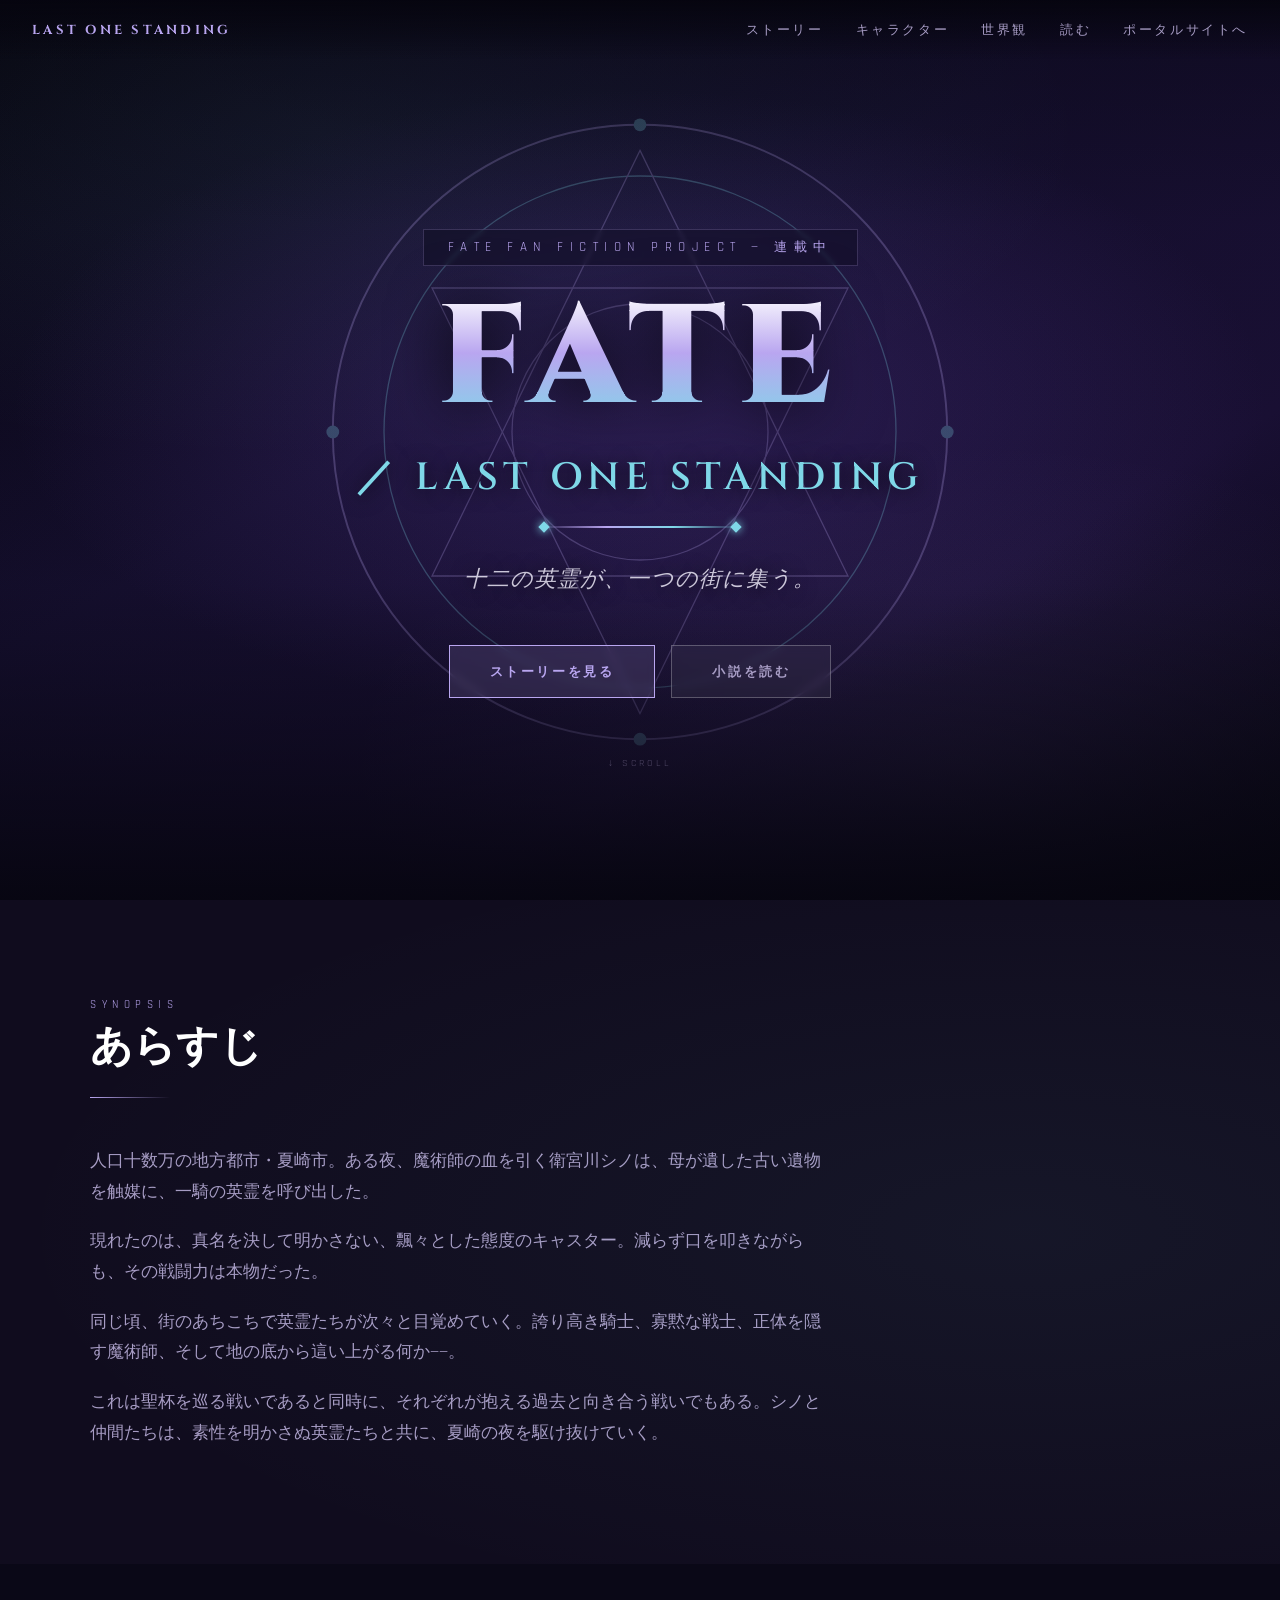
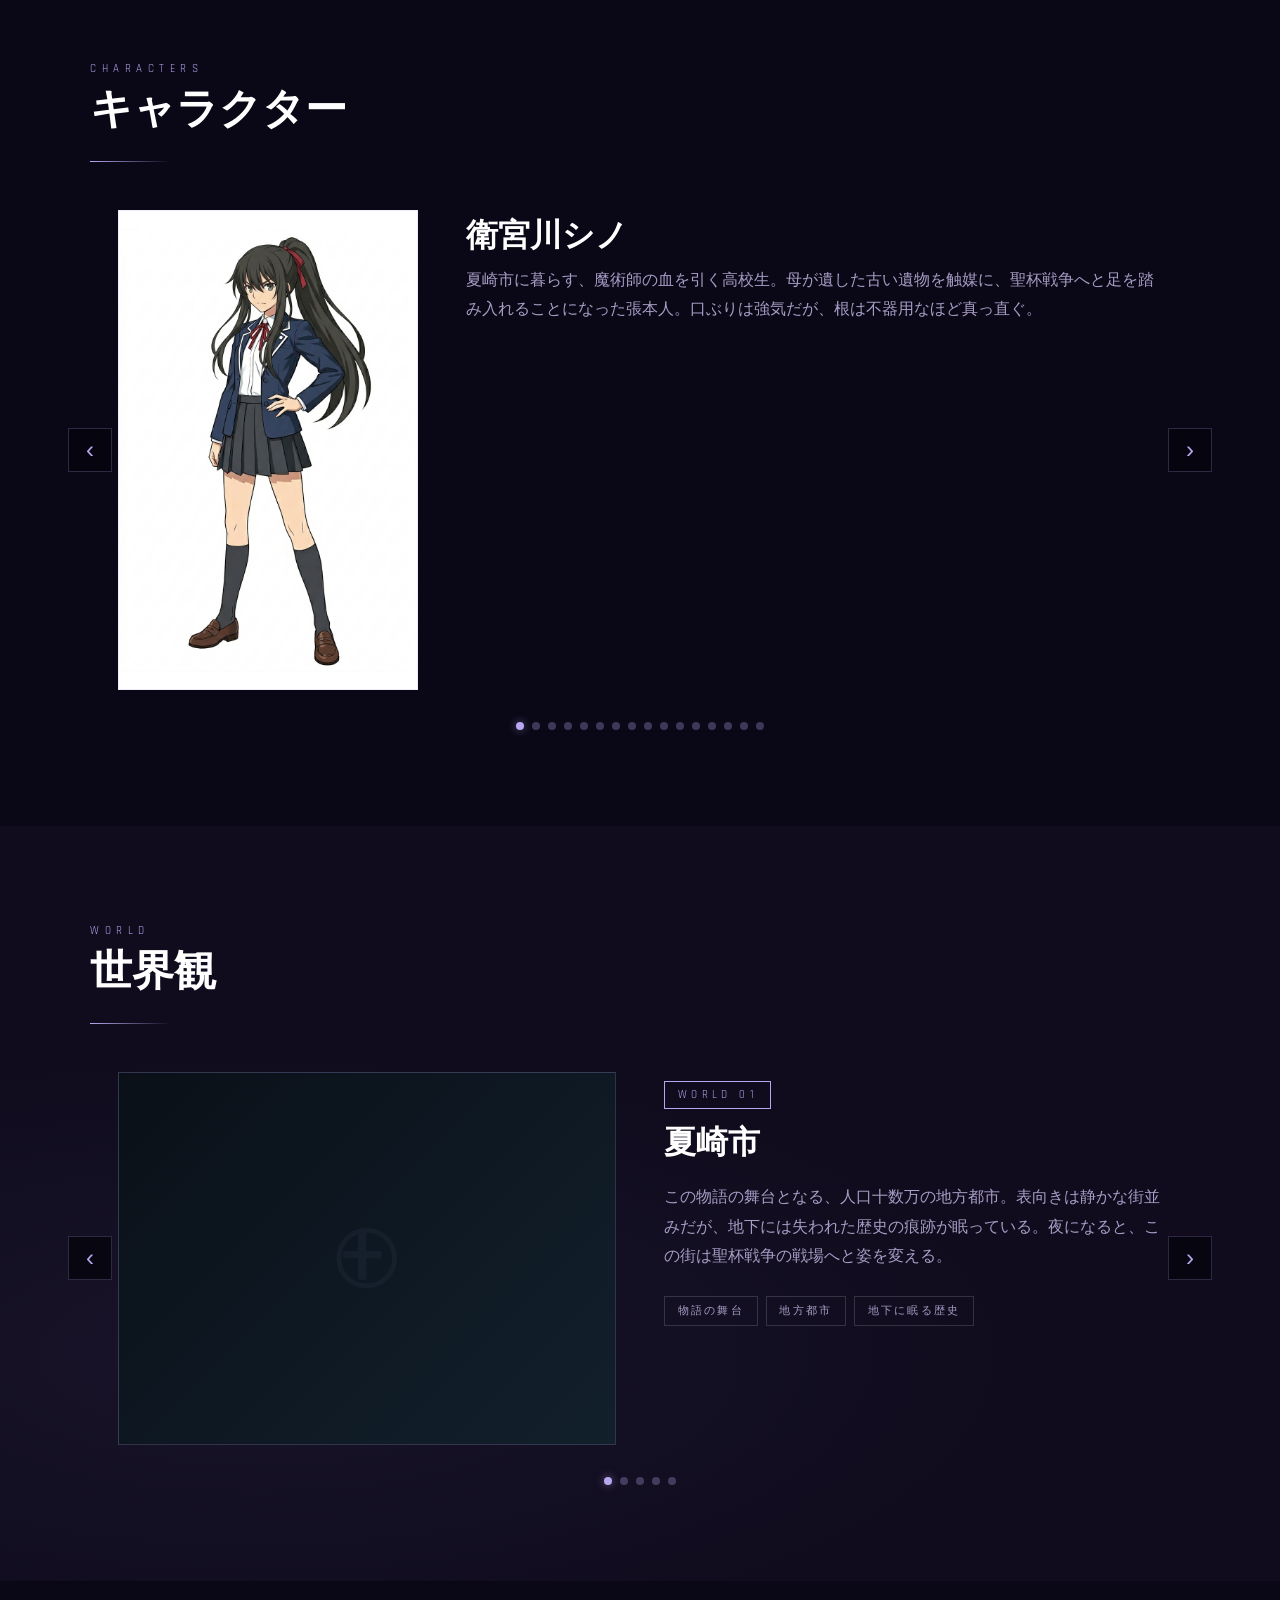
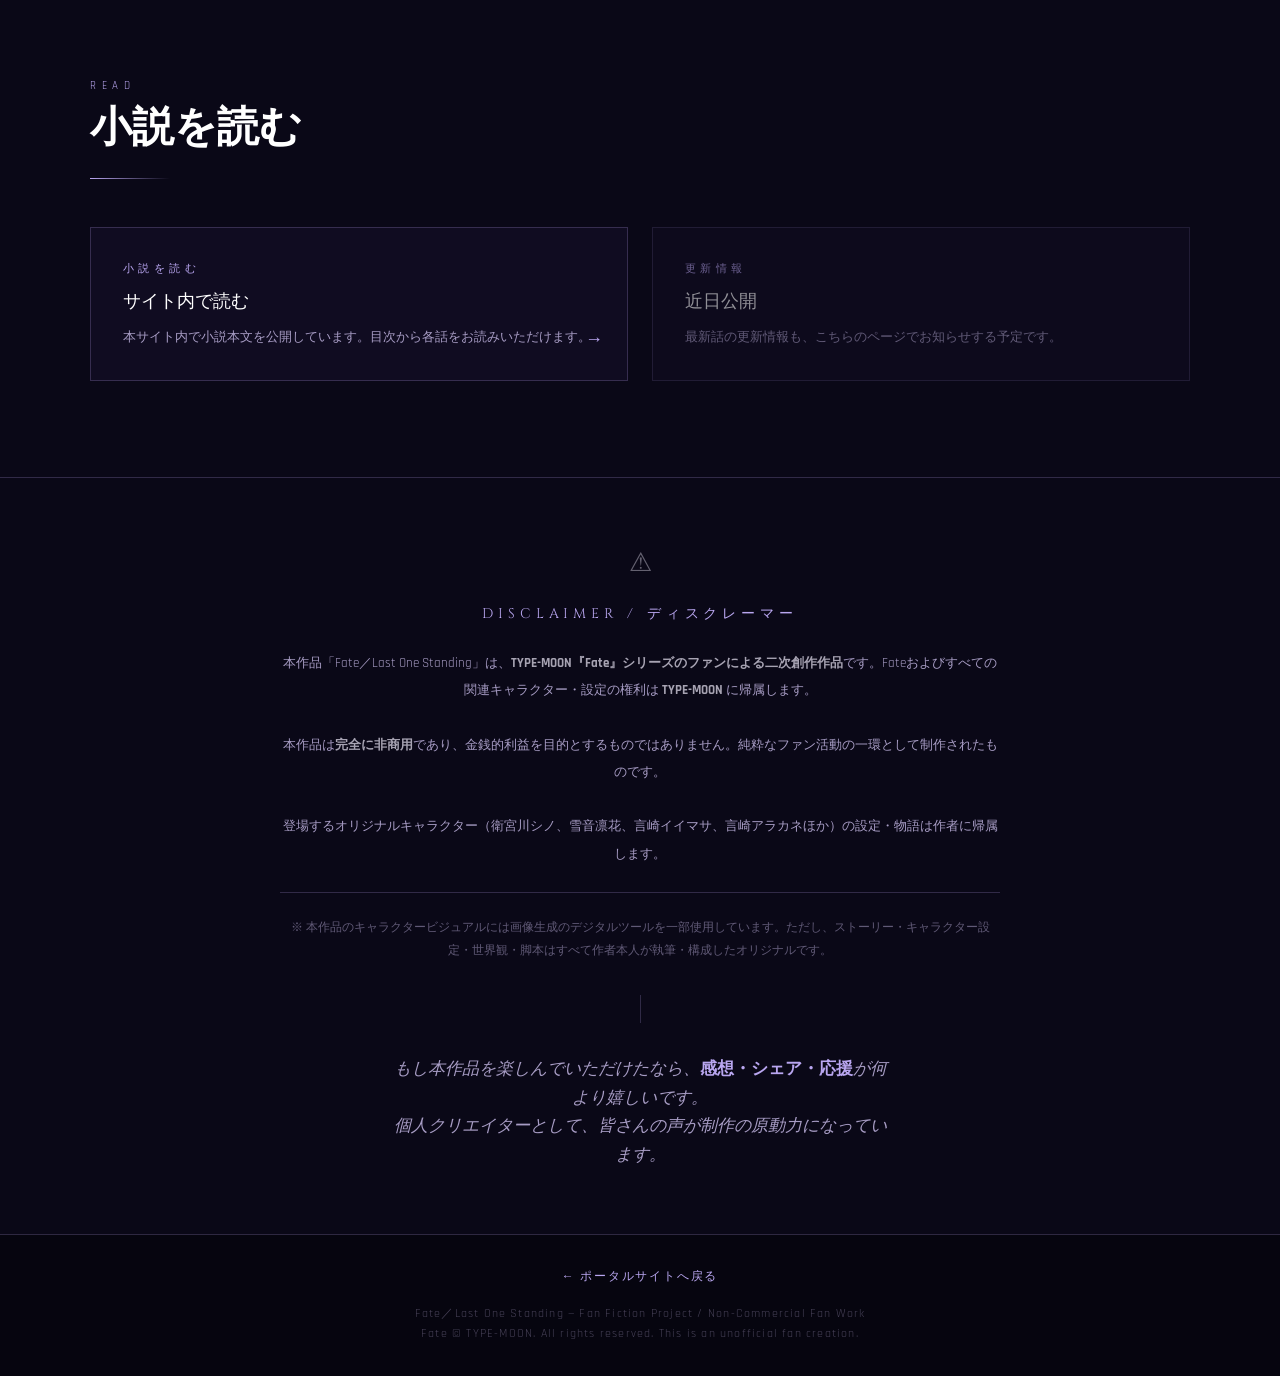
<file: works/fate-no-one-out-of-twelve/fate/index.html>
<!DOCTYPE html>
<html lang="ja">
<head>
<meta charset="UTF-8">
<meta name="viewport" content="width=device-width, initial-scale=1.0">
<title>Fate／Last One Standing — Fan Fiction Project</title>
<link href="https://fonts.googleapis.com/css2?family=Cinzel:wght@400;700;900&family=Crimson+Pro:ital,wght@0,300;0,400;1,300&family=Rajdhani:wght@300;400;600&display=swap" rel="stylesheet">
<style>
*{margin:0;padding:0;box-sizing:border-box}
:root{
  --acc:#b9a6f0;--acc-dim:#8271b8;--acc2:#7fd8e8;
  --text:#eae6f5;--text-dim:#a79cc4;
  --surface:#0a0817;--surface2:#100c1e;--surface3:#161029;
  --border:rgba(185,166,240,0.22);
}
html{scroll-behavior:smooth}
body{background:#06050f;color:var(--text);font-family:'Rajdhani',sans-serif;font-size:16px;line-height:1.7;overflow-x:hidden;}

/* ─ AETHER (ambient particles) ─ */
.aether{position:fixed;top:0;left:0;width:100%;height:100%;pointer-events:none;z-index:0;background:radial-gradient(ellipse at 25% 25%,#160f30,#06050f 60%);}
.mote{position:absolute;border-radius:50%;background:radial-gradient(circle,#fff,var(--acc2));animation:twinkle var(--d) ease-in-out infinite alternate;}
@keyframes twinkle{0%{opacity:.08}100%{opacity:var(--op);}}

/* ─ NAV ─ */
nav{position:fixed;top:0;left:0;right:0;z-index:100;padding:1rem 2rem;display:flex;align-items:center;justify-content:space-between;background:linear-gradient(180deg,rgba(6,5,15,.95),transparent);transition:background .3s;}
nav.scrolled{background:rgba(6,5,15,.98);border-bottom:1px solid var(--border);}
.nav-logo{font-family:'Cinzel',serif;font-size:13px;font-weight:700;color:var(--acc);letter-spacing:.25em;text-decoration:none;}
.nav-links{display:flex;gap:2rem;list-style:none;}
.nav-links a{font-family:'Rajdhani',sans-serif;font-size:13px;letter-spacing:.2em;text-transform:uppercase;color:var(--text-dim);text-decoration:none;transition:color .2s;}
.nav-links a:hover{color:var(--acc);}
.nav-toggle{display:none;flex-direction:column;gap:5px;cursor:pointer;padding:4px;}
.nav-toggle span{width:22px;height:1px;background:var(--text-dim);display:block;}
@media(max-width:640px){
  .nav-links{display:none;position:absolute;top:100%;left:0;right:0;background:rgba(6,5,15,.98);flex-direction:column;padding:1rem 2rem;gap:1rem;border-bottom:1px solid var(--border);}
  .nav-links.open{display:flex;}
  .nav-toggle{display:flex;}
}

/* ─ HERO ─ */
#hero{position:relative;width:100%;min-height:100vh;overflow:hidden;z-index:1;display:flex;flex-direction:column;}
.hero-bg{position:absolute;inset:0;z-index:0;background:linear-gradient(150deg,#06050f,#150f2e 40%,#1a1035 70%,#06050f);}
.hero-deco{position:absolute;inset:0;z-index:1;pointer-events:none;
  background:radial-gradient(ellipse 70% 50% at 50% 45%,rgba(90,60,160,.35),transparent 70%),
    radial-gradient(ellipse 100% 60% at 25% 15%,rgba(127,216,232,.08),transparent 60%),
    radial-gradient(ellipse 80% 60% at 75% 85%,rgba(185,166,240,.08),transparent 60%);}
.circle-deco{position:absolute;left:50%;top:48%;transform:translate(-50%,-50%);z-index:1;width:min(640px,90vw);height:min(640px,90vw);opacity:.28;pointer-events:none;animation:spin 120s linear infinite;}
.circle-deco svg{width:100%;height:100%;}
@keyframes spin{from{transform:translate(-50%,-50%) rotate(0deg);}to{transform:translate(-50%,-50%) rotate(360deg);}}
.hero-overlay{position:absolute;inset:0;z-index:2;pointer-events:none;
  background:linear-gradient(to bottom,rgba(6,5,15,.4) 0%,rgba(6,5,15,.05) 25%,rgba(6,5,15,.05) 65%,rgba(6,5,15,.92) 100%);}
.hero-content{position:relative;z-index:3;flex:1;display:flex;flex-direction:column;align-items:center;justify-content:center;text-align:center;padding:2rem;padding-top:12vh;}
.ep-label{font-family:'Rajdhani',sans-serif;letter-spacing:.5em;font-size:clamp(10px,1.5vw,13px);color:var(--acc);text-transform:uppercase;margin-bottom:1.5rem;border:1px solid var(--border);display:inline-block;padding:.4rem 1.5rem;backdrop-filter:blur(2px);background:rgba(6,5,15,.3);}
.hero-main{font-family:'Cinzel',serif;font-size:clamp(56px,13vw,140px);font-weight:900;line-height:1;background:linear-gradient(180deg,#fff 0%,var(--acc) 45%,var(--acc2) 100%);-webkit-background-clip:text;-webkit-text-fill-color:transparent;background-clip:text;letter-spacing:.08em;margin-bottom:1rem;filter:drop-shadow(0 4px 30px rgba(0,0,0,.9));}
.hero-sub{font-family:'Cinzel',serif;font-size:clamp(20px,3.4vw,38px);font-weight:600;letter-spacing:.15em;color:var(--acc2);text-transform:uppercase;margin-bottom:1rem;text-shadow:0 2px 20px rgba(0,0,0,.9);}
.grail-line{width:200px;height:2px;margin:0 auto 2rem;background:linear-gradient(90deg,transparent,var(--acc),var(--acc2),transparent);position:relative;}
.grail-line::before,.grail-line::after{content:'';position:absolute;top:-3px;width:8px;height:8px;transform:rotate(45deg);background:var(--acc2);box-shadow:0 0 8px var(--acc2);}
.grail-line::before{left:0}.grail-line::after{right:0}
.hero-tagline{font-family:'Crimson Pro',serif;font-size:clamp(16px,2.5vw,22px);font-style:italic;color:rgba(234,230,245,.85);margin-bottom:3rem;letter-spacing:.05em;text-shadow:0 2px 20px rgba(0,0,0,.9);}
.hero-cta{display:flex;gap:1rem;justify-content:center;flex-wrap:wrap;}
.btn-gold{font-family:'Rajdhani',sans-serif;font-weight:600;letter-spacing:.2em;text-transform:uppercase;font-size:13px;padding:.9rem 2.5rem;border:1px solid var(--acc);background:rgba(185,166,240,.15);color:var(--acc);text-decoration:none;cursor:pointer;transition:all .3s;display:inline-block;backdrop-filter:blur(4px);}
.btn-gold:hover{background:rgba(185,166,240,.28);box-shadow:0 0 20px rgba(185,166,240,.25);}
.btn-ghost{font-family:'Rajdhani',sans-serif;font-weight:600;letter-spacing:.2em;text-transform:uppercase;font-size:13px;padding:.9rem 2.5rem;border:1px solid rgba(255,255,255,.25);background:rgba(255,255,255,.05);color:var(--text-dim);text-decoration:none;cursor:pointer;transition:all .3s;display:inline-block;backdrop-filter:blur(4px);}
.btn-ghost:hover{border-color:rgba(255,255,255,.5);color:var(--text);}
.scroll-hint{position:relative;z-index:3;text-align:center;padding-bottom:2rem;font-size:10px;color:rgba(167,156,196,.4);letter-spacing:.3em;text-transform:uppercase;animation:bob 2s ease-in-out infinite;}
@keyframes bob{0%,100%{opacity:.3;transform:translateY(0)}50%{opacity:.7;transform:translateY(-5px)}}

/* ─ COMMON SECTION ─ */
section{position:relative;z-index:1;padding:6rem 2rem;}
.sec-inner{max-width:1100px;margin:0 auto;}
.sec-label{font-family:'Rajdhani',sans-serif;letter-spacing:.5em;font-size:11px;color:var(--acc);text-transform:uppercase;margin-bottom:.5rem;display:block;}
.sec-title{font-family:'Cinzel',serif;font-size:clamp(24px,4vw,42px);font-weight:700;color:#fff;margin-bottom:.5rem;line-height:1.2;}
.sec-divider{width:80px;height:1px;margin:1.5rem 0 3rem;background:linear-gradient(90deg,var(--acc),transparent);}

/* ─ STORY ─ */
#story{background:var(--surface2);}
.story-text p{color:var(--text-dim);margin-bottom:1.2rem;font-size:17px;line-height:1.8;}

/* ─ SHARED SLIDER ─ */
.slider-outer{position:relative;}
.s-clip{overflow:hidden;}
.s-track{display:flex;transition:transform .5s cubic-bezier(.25,.46,.45,.94);}
.s-btn{position:absolute;top:50%;transform:translateY(-50%);width:44px;height:44px;border:1px solid var(--border);background:rgba(6,5,15,.85);display:flex;align-items:center;justify-content:center;cursor:pointer;z-index:10;transition:all .2s;font-size:24px;color:var(--acc);user-select:none;line-height:1;}
.s-btn:hover{background:rgba(185,166,240,.14);border-color:var(--acc);}
.s-btn.prev{left:-22px;}.s-btn.next{right:-22px;}
.s-dots{display:flex;gap:8px;justify-content:center;margin-top:2rem;}
.s-dot{width:8px;height:8px;border-radius:50%;background:rgba(185,166,240,.3);border:none;cursor:pointer;transition:all .2s;padding:0;}
.s-dot.on{background:var(--acc);box-shadow:0 0 8px rgba(185,166,240,.5);}
@media(max-width:640px){
  .s-btn{top:auto;transform:none;bottom:-56px;width:40px;height:40px;}
  .s-btn.prev{left:calc(50% - 50px);}
  .s-btn.next{right:auto;left:calc(50% + 10px);}
  .s-dots{margin-top:4.5rem;}
}

/* ─ CHARACTER SLIDER ─ */
#characters{background:var(--surface);}
.char-slide{min-width:100%;display:grid;grid-template-columns:300px 1fr;gap:3rem;align-items:start;}
.char-img{
  border:1px solid var(--border);aspect-ratio:5/8;
  position:relative;overflow:hidden;background:#fff;
}
.char-img img{position:absolute;inset:0;width:100%;height:100%;object-fit:contain;object-position:50% 50%;}
.char-info{padding-top:.5rem;}
.char-name{font-family:'Cinzel',serif;font-size:clamp(20px,3vw,32px);font-weight:700;color:#fff;margin-bottom:.6rem;line-height:1.2;}
.char-role{font-size:11px;letter-spacing:.3em;text-transform:uppercase;padding:.3rem .9rem;border:1px solid var(--acc2);color:var(--acc2);display:inline-block;margin-bottom:1.2rem;}
.char-desc{color:var(--text-dim);font-size:16px;line-height:1.85;}
@media(max-width:760px){
  .char-slide{grid-template-columns:1fr;}
  .char-img{aspect-ratio:5/8;max-width:280px;margin:0 auto;}
}

/* ─ FACTIONS SLIDER ─ */
#factions{background:var(--surface2);}
.fac-slide{min-width:100%;display:grid;grid-template-columns:1fr 1fr;gap:3rem;align-items:start;}
.fac-img{
  border:1px solid var(--border);aspect-ratio:4/3;
  position:relative;overflow:hidden;
  background:linear-gradient(135deg,var(--surface3),var(--surface));
  display:flex;align-items:center;justify-content:center;
}
.fac-img-symbol{font-size:100px;opacity:.16;user-select:none;position:relative;z-index:0;}
.fac-info{padding-top:.5rem;}
.fac-badge{font-size:11px;letter-spacing:.4em;text-transform:uppercase;padding:.25rem .8rem;border:1px solid;display:inline-block;margin-bottom:1rem;}
.fac-name{font-family:'Cinzel',serif;font-size:clamp(20px,3vw,32px);font-weight:700;color:#fff;margin-bottom:1.2rem;line-height:1.2;}
.fac-desc{color:var(--text-dim);font-size:16px;line-height:1.85;margin-bottom:1.5rem;}
.fac-tags{display:flex;flex-wrap:wrap;gap:.5rem;}
.tag{font-size:11px;letter-spacing:.2em;text-transform:uppercase;padding:.3rem .8rem;border:1px solid rgba(255,255,255,.15);color:var(--text-dim);}
@media(max-width:700px){
  .fac-slide{grid-template-columns:1fr;}
  .fac-img{aspect-ratio:16/9;}
  .fac-img-symbol{font-size:60px;}
}

/* ─ LINKS ─ */
#links{background:var(--surface);}
.links-grid{display:grid;grid-template-columns:repeat(auto-fit,minmax(260px,1fr));gap:1.5rem;}
.link-card{padding:2rem;border:1px solid var(--border);background:rgba(20,15,40,.6);text-decoration:none;display:block;transition:all .3s;position:relative;overflow:hidden;}
.link-card::after{content:'';position:absolute;bottom:0;left:0;right:0;height:2px;background:linear-gradient(90deg,transparent,var(--acc),transparent);transform:scaleX(0);transition:transform .3s;}
.link-card:not(.is-soon):hover{border-color:rgba(185,166,240,.4);background:rgba(185,166,240,.05);cursor:pointer;}
.link-card:not(.is-soon):hover::after{transform:scaleX(1);}
.link-card.is-soon{opacity:.55;}
.link-label{font-size:11px;letter-spacing:.4em;text-transform:uppercase;color:var(--acc);margin-bottom:.5rem;display:block;}
.link-title{font-family:'Cinzel',serif;font-size:18px;color:#fff;margin-bottom:.5rem;}
.link-card p{font-size:13px;color:var(--text-dim);}
.link-arrow{position:absolute;bottom:1.5rem;right:1.5rem;color:var(--acc);font-size:18px;}
.links-note{margin-top:1.5rem;font-size:13px;color:var(--text-dim);text-align:center;}

/* ─ DISCLAIMER ─ */
#disclaimer{background:var(--surface);border-top:1px solid var(--border);padding:4rem 2rem;text-align:center;}
.disc-icon{font-size:26px;margin-bottom:1rem;opacity:.4;}
.disc-title{font-family:'Cinzel',serif;font-size:14px;color:var(--acc);letter-spacing:.35em;margin-bottom:1.5rem;}
.disc-text{max-width:720px;margin:0 auto;font-size:13px;color:var(--text-dim);line-height:2.1;}
.disc-text strong{color:rgba(234,230,245,.7);}
.disc-note{max-width:720px;margin:1.5rem auto 0;font-size:12px;color:rgba(167,156,196,.55);line-height:1.9;border-top:1px solid var(--border);padding-top:1.5rem;}
.disc-sep{width:1px;height:28px;background:var(--border);margin:2rem auto;}
.disc-support{font-family:'Crimson Pro',serif;font-style:italic;font-size:17px;color:var(--text-dim);max-width:500px;margin:0 auto;}
.disc-support strong{color:var(--acc);font-style:normal;}

/* ─ FOOTER ─ */
footer{background:#06050f;border-top:1px solid var(--border);padding:2rem;text-align:center;}
footer p{font-size:12px;color:rgba(167,156,196,.4);letter-spacing:.1em;}

/* ─ REVEAL ─ */
.reveal{opacity:0;transform:translateY(28px);transition:opacity .7s,transform .7s;}
.reveal.in{opacity:1;transform:none;}
</style>
</head>
<body>
<div class="aether" id="ae"></div>

<!-- NAV -->
<nav id="nav">
  <a href="#hero" class="nav-logo" onclick="scrollTo({top:0,behavior:'smooth'});return false;">LAST ONE STANDING</a>
  <ul class="nav-links" id="nl">
    <li><a href="#story" onclick="navTo('story');return false;">ストーリー</a></li>
    <li><a href="#characters" onclick="navTo('characters');return false;">キャラクター</a></li>
    <li><a href="#factions" onclick="navTo('factions');return false;">世界観</a></li>
    <li><a href="#links" onclick="navTo('links');return false;">読む</a></li>
    <li><a href="../../../index.html">ポータルサイトへ</a></li>
  </ul>
  <div class="nav-toggle" onclick="toggleNav()"><span></span><span></span><span></span></div>
</nav>

<!-- ═══ HERO（動画なし） ═══ -->
<section id="hero">
  <div class="hero-bg"></div>
  <div class="hero-deco"></div>
  <div class="circle-deco">
    <svg viewBox="0 0 200 200" xmlns="http://www.w3.org/2000/svg">
      <circle cx="100" cy="100" r="96" fill="none" stroke="#b9a6f0" stroke-width="0.6"/>
      <circle cx="100" cy="100" r="80" fill="none" stroke="#7fd8e8" stroke-width="0.4"/>
      <circle cx="100" cy="100" r="40" fill="none" stroke="#b9a6f0" stroke-width="0.4"/>
      <g stroke="#b9a6f0" stroke-width="0.4" fill="none">
        <polygon points="100,12 165,145 35,145"/>
        <polygon points="100,188 35,55 165,55"/>
      </g>
      <g fill="#7fd8e8">
        <circle cx="100" cy="4" r="2"/><circle cx="100" cy="196" r="2"/>
        <circle cx="4" cy="100" r="2"/><circle cx="196" cy="100" r="2"/>
      </g>
    </svg>
  </div>
  <div class="hero-overlay"></div>
  <div class="hero-content">
    <div class="ep-label">Fate Fan Fiction Project — 連載中</div>
    <h1 class="hero-main">FATE</h1>
    <p class="hero-sub">／ LAST ONE STANDING</p>
    <div class="grail-line"></div>
    <p class="hero-tagline">十二の英霊が、一つの街に集う。</p>
    <div class="hero-cta">
      <a href="#story" class="btn-gold" onclick="navTo('story');return false;">ストーリーを見る</a>
      <a href="#links" class="btn-ghost" onclick="navTo('links');return false;">小説を読む</a>
    </div>
  </div>
  <div class="scroll-hint">↓ scroll</div>
</section>

<!-- ═══ STORY ═══ -->
<section id="story" style="position:relative;">
  <div style="position:absolute;inset:0;background:radial-gradient(ellipse 80% 60% at 80% 50%,rgba(127,216,232,.05),transparent);"></div>
  <div class="sec-inner">
    <span class="sec-label">Synopsis</span>
    <h2 class="sec-title">あらすじ</h2>
    <div class="sec-divider"></div>
    <div class="story-text reveal" style="max-width:740px;">
      <p>人口十数万の地方都市・夏崎市。ある夜、魔術師の血を引く衛宮川シノは、母が遺した古い遺物を触媒に、一騎の英霊を呼び出した。</p>
      <p>現れたのは、真名を決して明かさない、飄々とした態度のキャスター。減らず口を叩きながらも、その戦闘力は本物だった。</p>
      <p>同じ頃、街のあちこちで英霊たちが次々と目覚めていく。誇り高き騎士、寡黙な戦士、正体を隠す魔術師、そして地の底から這い上がる何か——。</p>
      <p>これは聖杯を巡る戦いであると同時に、それぞれが抱える過去と向き合う戦いでもある。シノと仲間たちは、素性を明かさぬ英霊たちと共に、夏崎の夜を駆け抜けていく。</p>
    </div>
  </div>
</section>

<!-- ═══ CHARACTERS ═══ -->
<section id="characters">
  <div class="sec-inner">
    <span class="sec-label">Characters</span>
    <h2 class="sec-title">キャラクター</h2>
    <div class="sec-divider"></div>
    <div class="slider-outer" style="padding:0 28px;">
      <button class="s-btn prev" onclick="slideC(-1)">&#8249;</button>
      <div class="s-clip">
      <div class="s-track" id="ct">

        <!-- 1 シノ -->
        <div class="char-slide">
          <div class="char-img"><img src="エミヤガワ-シノ.PNG" alt="衛宮川シノ"></div>
          <div class="char-info">
            <h3 class="char-name">衛宮川シノ</h3>
            <p class="char-desc">夏崎市に暮らす、魔術師の血を引く高校生。母が遺した古い遺物を触媒に、聖杯戦争へと足を踏み入れることになった張本人。口ぶりは強気だが、根は不器用なほど真っ直ぐ。</p>
          </div>
        </div>

        <!-- 2 キャスター -->
        <div class="char-slide">
          <div class="char-img"><img src="キャスター.PNG" alt="キャスター"></div>
          <div class="char-info">
            <h3 class="char-name">キャスター</h3>
            <p class="char-desc">シノが最初に呼び出した英霊。真名は決して口にしない、飄々とした態度の青年。軽口ばかり叩くが、その戦闘力と観察眼は侮れない。時折、何かに気づいているような素振りを見せる。</p>
          </div>
        </div>

        <!-- 3 凛花 -->
        <div class="char-slide">
          <div class="char-img"><img src="雪音-凛花.PNG" alt="雪音凛花"></div>
          <div class="char-info">
            <h3 class="char-name">雪音凛花</h3>
            <p class="char-desc">シノとは異なる立場にある、もう一人のマスター。穏やかな物腰の裏に、芯の強さを秘めている。彼女が召喚したセイバーとは、深い信頼で結ばれている。</p>
          </div>
        </div>

        <!-- 4 セイバー -->
        <div class="char-slide">
          <div class="char-img"><img src="セイバー.PNG" alt="セイバー"></div>
          <div class="char-info">
            <h3 class="char-name">セイバー</h3>
            <p class="char-desc">誇り高く実直な騎士。凛花とは強い絆で結ばれている。戦場では武骨なまでに一直線だが、その胸の内には誰にも明かしていない何かがあるらしい。</p>
          </div>
        </div>

        <!-- 5 バーサーカー -->
        <div class="char-slide">
          <div class="char-img"><img src="バーサーカー-アイアース.PNG" alt="バーサーカー"></div>
          <div class="char-info">
            <h3 class="char-name">バーサーカー</h3>
            <p class="char-desc">理性を失いながらも、常人離れした膂力を振るう巨躯の英霊。戦場に姿を現しただけで、その場の空気を凍りつかせる。シノたちが最初に相対した脅威の一つ。</p>
          </div>
        </div>

        <!-- 6 アーチャー -->
        <div class="char-slide">
          <div class="char-img"><img src="アーチャー.PNG" alt="アーチャー"></div>
          <div class="char-info">
            <h3 class="char-name">アーチャー</h3>
            <p class="char-desc">寡黙な銃の使い手。その静かな佇まいの奥に、凄まじい実力を隠している。冷徹そうなそぶりを見せながら、マスターには温かい視線を向けることもある。</p>
          </div>
        </div>

        <!-- 7 野良キャスター -->
        <div class="char-slide">
          <div class="char-img"><img src="野良キャスター-アル・ファーディル.PNG" alt="野良キャスター"></div>
          <div class="char-info">
            <h3 class="char-name">野良キャスター</h3>
            <p class="char-desc">底の見えない笑みを浮かべる、少年のような姿の魔術師。飄々とした態度の裏で、何を考えているのか誰にも読めない。シノたちと対立した陣営を形成する。</p>
          </div>
        </div>

        <!-- 8 野良ライダー -->
        <div class="char-slide">
          <div class="char-img"><img src="野良ライダー-チンギス・ハーン.PNG" alt="野良ライダー"></div>
          <div class="char-info">
            <h3 class="char-name">野良ライダー</h3>
            <p class="char-desc">真名は"大陸王"チンギス・カン。真名にふさわしい、圧倒的な存在感を放つ英霊。馬蹄の轟きと共に現れ、戦場の流れそのものを変えてしまう力を持つ。大軍を率いる宝具を使う。</p>
          </div>
        </div>

        <!-- 9 惣元タイガ -->
        <div class="char-slide">
          <div class="char-img"><img src="惣元タイガ.PNG" alt="惣元タイガ"></div>
          <div class="char-info">
            <h3 class="char-name">惣元タイガ</h3>
            <p class="char-desc">バーサーカーと共に戦場に現れた人物。夏崎の魔術師御三家の若き次代当主と目されるが、バーサーカーにより現当主をはじめ家のものを全て抹殺する。</p>
          </div>
        </div>

        <!-- 10 野良アーチャー -->
        <div class="char-slide">
          <div class="char-img"><img src="野良アーチャー-オデュッセウス.PNG" alt="野良アーチャー"></div>
          <div class="char-info">
            <h3 class="char-name">野良アーチャー</h3>
            <p class="char-desc">知略に長けた老練なる弓兵。単独で戦場を渡り歩いてきた経験からか、判断は常に冷静。バーサーカーとは並々ならぬ因縁があるようだ。</p>
          </div>
        </div>

        <!-- 11 野良アサシン -->
        <div class="char-slide">
          <div class="char-img"><img src="野良アサシン-ハサン・ザッバーハ.PNG" alt="野良アサシン"></div>
          <div class="char-info">
            <h3 class="char-name">野良アサシン</h3>
            <p class="char-desc">闇に紛れて現れる、仮面の暗殺者。気配を絶って忍び寄るその戦い方は、正面から戦うどの英霊とも異なる恐ろしさがある。</p>
          </div>
        </div>

        <!-- 12 野良セイバー -->
        <div class="char-slide">
          <div class="char-img"><img src="野良セイバー.PNG" alt="野良セイバー"></div>
          <div class="char-info">
            <h3 class="char-name">野良セイバー</h3>
            <p class="char-desc">戦場で刃を交えた、誇り高き女戦士。名乗りを上げるその姿は凛としていて、敵でありながら目を離せない存在感を放っていた。</p>
          </div>
        </div>

        <!-- 13 言崎イイマサ -->
        <div class="char-slide">
          <div class="char-img"><img src="言崎イイマサ.PNG" alt="言崎イイマサ"></div>
          <div class="char-info">
            <h3 class="char-name">言崎イイマサ</h3>
            <p class="char-desc">聖堂教会の監督役。物腰は穏やかだが、その眼差しの奥には計り知れないものがある。表舞台にはあまり姿を見せない。</p>
          </div>
        </div>

        <!-- 14 言崎アラカネ -->
        <div class="char-slide">
          <div class="char-img"><img src="言崎アラカネ.PNG" alt="言崎アラカネ"></div>
          <div class="char-info">
            <h3 class="char-name">言崎アラカネ</h3>
            <p class="char-desc">孤児だったところを拾われ、イイマサを補佐する若い魔術師。優しげな雰囲気を纏うが、時に凛とした態度で底知れない。</p>
          </div>
        </div>

        <!-- 15 エリン -->
        <div class="char-slide">
          <div class="char-img"><img src="エリン・ワーテルロー.PNG" alt="エリン＝ワーテルロー"></div>
          <div class="char-info">
            <h3 class="char-name">エリン＝ワーテルロー</h3>
            <p class="char-desc">時計塔から来たと語る、飄々とした雰囲気の魔術師。多くを語らないが、聖杯戦争の裏側に通じているような素振りを見せる。</p>
          </div>
        </div>

        <!-- 16 野良ランサー -->
        <div class="char-slide">
          <div class="char-img"><img src="野良ランサー-ロンギヌス2.png" alt="野良ランサー"></div>
          <div class="char-info">
            <h3 class="char-name">野良ランサー</h3>
            <p class="char-desc">主を持たぬまま戦場を彷徨う、寡黙なランサー。多くを語らず、常に一定の距離を保っている。その振る舞いの端々には何か意図があるようだが……。</p>
          </div>
        </div>

      </div>
      </div>
      <button class="s-btn next" onclick="slideC(1)">&#8250;</button>
    </div>
    <div class="s-dots" id="cd"></div>
  </div>
</section>

<!-- ═══ WORLD ═══ -->
<section id="factions" style="position:relative;">
  <div style="position:absolute;inset:0;background:radial-gradient(ellipse 60% 40% at 20% 70%,rgba(185,166,240,.05),transparent);"></div>
  <div class="sec-inner">
    <span class="sec-label">World</span>
    <h2 class="sec-title">世界観</h2>
    <div class="sec-divider"></div>
    <div class="slider-outer" style="padding:0 28px;">
      <button class="s-btn prev" onclick="slideF(-1)">&#8249;</button>
      <div class="s-clip">
      <div class="s-track" id="ft">

        <!-- W1 夏崎市 -->
        <div class="fac-slide">
          <div class="fac-img" style="background:linear-gradient(135deg,#0a1018,#12202c);">
            <div class="fac-img-symbol" style="color:rgba(185,166,240,.3);">⊕</div>
          </div>
          <div class="fac-info">
            <div class="fac-badge" style="color:#b9a6f0;border-color:#b9a6f0;">WORLD 01</div>
            <h3 class="fac-name">夏崎市</h3>
            <p class="fac-desc">この物語の舞台となる、人口十数万の地方都市。表向きは静かな街並みだが、地下には失われた歴史の痕跡が眠っている。夜になると、この街は聖杯戦争の戦場へと姿を変える。</p>
            <div class="fac-tags">
              <span class="tag">物語の舞台</span><span class="tag">地方都市</span><span class="tag">地下に眠る歴史</span>
            </div>
          </div>
        </div>

        <!-- W2 聖堂教会 -->
        <div class="fac-slide">
          <div class="fac-img" style="background:linear-gradient(135deg,#0a1420,#0e2436);">
            <div class="fac-img-symbol" style="color:rgba(127,216,232,.35);">☨</div>
          </div>
          <div class="fac-info">
            <div class="fac-badge" style="color:#7fd8e8;border-color:#7fd8e8;">WORLD 02</div>
            <h3 class="fac-name">聖堂教会</h3>
            <p class="fac-desc">聖杯戦争そのものを監督する立場にある組織。言崎家の人間が監督役を務め、表向きは中立を掲げる。しかしその内側では、教会内部でも思惑が交錯しているようだ。</p>
            <div class="fac-tags">
              <span class="tag">監督機関</span><span class="tag">中立を装う</span><span class="tag">内部に潜む影</span>
            </div>
          </div>
        </div>

        <!-- W3 地下水路 -->
        <div class="fac-slide">
          <div class="fac-img" style="background:linear-gradient(135deg,#08141a,#0c2028);">
            <div class="fac-img-symbol" style="color:rgba(127,216,232,.3);">≋</div>
          </div>
          <div class="fac-info">
            <div class="fac-badge" style="color:#7fd8e8;border-color:#7fd8e8;">WORLD 03</div>
            <h3 class="fac-name">地下水路</h3>
            <p class="fac-desc">廃工場の地下から続く、夏崎市の地下水路。陽の光が届かない薄暗い通路が縦横に走り、陣営同士が幾度となく激突する隠れた戦場となっている。この街の"裏側"へと続く入り口でもある。</p>
            <div class="fac-tags">
              <span class="tag">隠れた戦場</span><span class="tag">街の裏側</span><span class="tag">幾多の激突</span>
            </div>
          </div>
        </div>

        <!-- W4 湖 -->
        <div class="fac-slide">
          <div class="fac-img" style="background:linear-gradient(135deg,#050a14,#0a1424);">
            <div class="fac-img-symbol" style="color:rgba(185,166,240,.28);">◐</div>
          </div>
          <div class="fac-info">
            <div class="fac-badge" style="color:#b9a6f0;border-color:#b9a6f0;">WORLD 04</div>
            <h3 class="fac-name">湖</h3>
            <p class="fac-desc">地下水路のさらに奥に広がる、静かな地底湖。仄暗い水面の下に何が眠っているのか、まだ誰も知らない。かつて束の間の休戦が交わされた場所でもある。</p>
            <div class="fac-tags">
              <span class="tag">地底湖</span><span class="tag">静寂</span><span class="tag">束の間の休戦</span>
            </div>
          </div>
        </div>

        <!-- W5 謎の地下都市 -->
        <div class="fac-slide">
          <div class="fac-img" style="background:linear-gradient(135deg,#0a0814,#140a20);">
            <div class="fac-img-symbol" style="color:rgba(149,117,205,.35);">⌂</div>
          </div>
          <div class="fac-info">
            <div class="fac-badge" style="color:#9575cd;border-color:#9575cd;">WORLD 05</div>
            <h3 class="fac-name">謎の地下都市</h3>
            <p class="fac-desc">地下水路の深部で発見された、廃墟と化した都市の痕跡。現代のものと変わらない建材でありながら、地図上のどこにも存在しない街。夏崎市とは一体何なのか——その謎を静かに物語っている。</p>
            <div class="fac-tags">
              <span class="tag">忘れられた街</span><span class="tag">正体不明</span><span class="tag">夏崎の謎</span>
            </div>
          </div>
        </div>

      </div>
      </div>
      <button class="s-btn next" onclick="slideF(1)">&#8250;</button>
    </div>
    <div class="s-dots" id="fd"></div>
  </div>
</section>

<!-- ═══ LINKS ═══ -->
<section id="links" style="position:relative;">
  <div class="sec-inner">
    <span class="sec-label">Read</span>
    <h2 class="sec-title">小説を読む</h2>
    <div class="sec-divider"></div>
    <div class="links-grid">
      <a class="link-card" href="novel/index.html">
        <span class="link-label">小説を読む</span>
        <div class="link-title">サイト内で読む</div>
        <p>本サイト内で小説本文を公開しています。目次から各話をお読みいただけます。</p>
        <span class="link-arrow">→</span>
      </a>
      <div class="link-card is-soon">
        <span class="link-label">更新情報</span>
        <div class="link-title">近日公開</div>
        <p>最新話の更新情報も、こちらのページでお知らせする予定です。</p>
      </div>
    </div>
  </div>
</section>

<!-- ═══ DISCLAIMER ═══ -->
<section id="disclaimer">
  <div class="sec-inner" style="max-width:780px;">
    <div class="disc-icon">⚠</div>
    <div class="disc-title">DISCLAIMER / ディスクレーマー</div>
    <div class="disc-text">
      <p>本作品「Fate／Last One Standing」は、<strong>TYPE-MOON『Fate』シリーズのファンによる二次創作作品</strong>です。Fateおよびすべての関連キャラクター・設定の権利は <strong>TYPE-MOON</strong> に帰属します。</p>
      <br>
      <p>本作品は<strong>完全に非商用</strong>であり、金銭的利益を目的とするものではありません。純粋なファン活動の一環として制作されたものです。</p>
      <br>
      <p>登場するオリジナルキャラクター（衛宮川シノ、雪音凛花、言崎イイマサ、言崎アラカネほか）の設定・物語は作者に帰属します。</p>
    </div>
    <div class="disc-note">
      ※ 本作品のキャラクタービジュアルには画像生成のデジタルツールを一部使用しています。ただし、ストーリー・キャラクター設定・世界観・脚本はすべて作者本人が執筆・構成したオリジナルです。
    </div>
    <div class="disc-sep"></div>
    <p class="disc-support">
      もし本作品を楽しんでいただけたなら、<strong>感想・シェア・応援</strong>が何より嬉しいです。<br>
      個人クリエイターとして、皆さんの声が制作の原動力になっています。
    </p>
  </div>
</section>

<!-- FOOTER -->
<footer>
  <p style="margin-bottom:1rem;"><a href="../../../index.html" style="color:var(--acc);text-decoration:none;letter-spacing:.15em;">← ポータルサイトへ戻る</a></p>
  <p>Fate／Last One Standing — Fan Fiction Project / Non-Commercial Fan Work<br>
  Fate &copy; TYPE-MOON. All rights reserved. This is an unofficial fan creation.</p>
</footer>

<script>
// ── AETHER PARTICLES
(function(){
  const ae=document.getElementById('ae');
  for(let i=0;i<160;i++){
    const s=document.createElement('div');s.className='mote';
    const sz=Math.random()*2+.5,op=Math.random()*.55+.1;
    s.style.cssText=`width:${sz}px;height:${sz}px;left:${Math.random()*100}%;top:${Math.random()*100}%;--d:${2+Math.random()*4}s;--op:${op};animation-delay:${Math.random()*4}s;`;
    ae.appendChild(s);
  }
})();

// ── NAV
window.addEventListener('scroll',()=>document.getElementById('nav').classList.toggle('scrolled',scrollY>50));
function navTo(id){
  closeNav();
  const el=document.getElementById(id);
  if(el) el.scrollIntoView({behavior:'smooth'});
}
function toggleNav(){document.getElementById('nl').classList.toggle('open');}
function closeNav(){document.getElementById('nl').classList.remove('open');}

// ── SLIDER FACTORY
function makeSlider(trackId, dotsId, count){
  let cur=0;
  const track=document.getElementById(trackId);
  const wrap=document.getElementById(dotsId);
  for(let i=0;i<count;i++){
    const d=document.createElement('button');
    d.className='s-dot'+(i===0?' on':'');
    (n=>{d.onclick=()=>go(n);})(i);
    wrap.appendChild(d);
  }
  function go(n){
    cur=(n+count)%count;
    track.style.transform=`translateX(-${cur*100}%)`;
    wrap.querySelectorAll('.s-dot').forEach((d,i)=>d.classList.toggle('on',i===cur));
  }
  let tx=0;
  track.addEventListener('touchstart',e=>tx=e.touches[0].clientX,{passive:true});
  track.addEventListener('touchend',e=>{const d=tx-e.changedTouches[0].clientX;if(Math.abs(d)>40)go(cur+(d>0?1:-1));});
  return {go, slide:(dir)=>go(cur+dir)};
}

const cSlider=makeSlider('ct','cd',16);
const fSlider=makeSlider('ft','fd',5);
function slideC(d){cSlider.slide(d);}
function slideF(d){fSlider.slide(d);}
setInterval(()=>cSlider.slide(1),8000);
setInterval(()=>fSlider.slide(1),8000);

// ── SCROLL REVEAL
const ro=new IntersectionObserver(es=>es.forEach(e=>{if(e.isIntersecting)e.target.classList.add('in');}),{threshold:.1});
document.querySelectorAll('.reveal').forEach(el=>ro.observe(el));
</script>
</body>
</html>
</file>
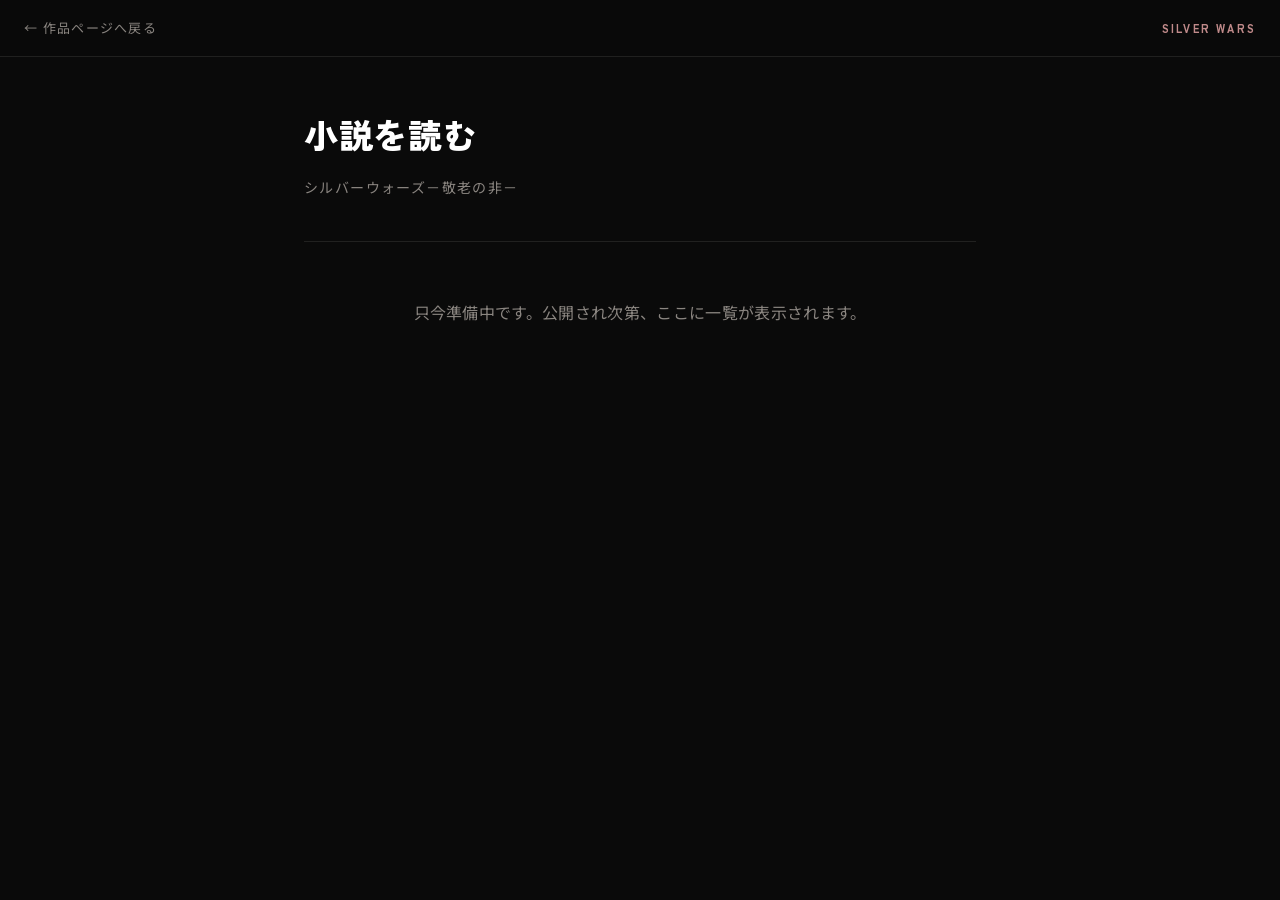
<file: works/silver-wars/novel/index.html>
<!DOCTYPE html>
<html lang="ja">
<head>
<meta charset="UTF-8">
<meta name="viewport" content="width=device-width, initial-scale=1.0">
<title>小説を読む — シルバーウォーズ－敬老の非－</title>
<link href="https://fonts.googleapis.com/css2?family=Zen+Kaku+Gothic+New:wght@500;700;900&family=Noto+Sans+JP:wght@400;500&display=swap" rel="stylesheet">
<style>
:root{
  --red:#8f0c0c;--red-dim:#5c0808;
  --text:#e9e6df;--text-dim:#8a8580;
  --surface:#0a0a0a;--surface2:#131211;--surface3:#1a1817;
  --border:rgba(233,230,223,0.1);
}
*{margin:0;padding:0;box-sizing:border-box}
html{scroll-behavior:smooth;background:#0a0a0a;}
body{background:#0a0a0a;color:var(--text);font-family:'Noto Sans JP',sans-serif;font-size:16px;line-height:1.85;}
a{color:var(--red);}
.wrap{max-width:720px;margin:0 auto;padding:6.5rem 1.5rem 6rem;}
header.top{position:fixed;top:0;left:0;right:0;z-index:10;padding:1rem 1.5rem;background:rgba(10,10,10,.94);border-bottom:1px solid var(--border);backdrop-filter:blur(4px);display:flex;align-items:center;justify-content:space-between;}
.top a.back{font-size:13px;letter-spacing:.1em;color:var(--text-dim);text-decoration:none;}
.top a.back:hover{color:var(--red);}
.top .worklabel{font-family:'Zen Kaku Gothic New',sans-serif;font-weight:900;font-size:11px;letter-spacing:.2em;color:#c08a8a;text-transform:uppercase;}
h1.pagetitle{font-family:'Zen Kaku Gothic New',sans-serif;font-weight:900;font-size:clamp(24px,5vw,34px);color:#fff;margin-bottom:.5rem;letter-spacing:.02em;}
.sub{color:var(--text-dim);margin-bottom:2.5rem;font-size:14px;letter-spacing:.1em;}
.toc-list{display:flex;flex-direction:column;border-top:1px solid var(--border);}
.toc-item{display:flex;align-items:baseline;gap:1rem;padding:1.1rem .5rem;border-bottom:1px solid var(--border);text-decoration:none;color:var(--text);transition:background .2s;}
.toc-item:hover{background:rgba(143,12,12,.08);}
.toc-num{font-family:'Zen Kaku Gothic New',sans-serif;color:var(--red);font-weight:700;font-size:12px;min-width:5.5em;}
.toc-title{flex:1;font-size:17px;}
.toc-date{font-size:12px;color:var(--text-dim);white-space:nowrap;}
.empty{padding:3.5rem 0;text-align:center;color:var(--text-dim);font-size:16px;letter-spacing:.02em;}
.chapter-head{margin-bottom:2.5rem;}
.chapter-num{font-family:'Zen Kaku Gothic New',sans-serif;font-weight:900;letter-spacing:.2em;font-size:12px;color:var(--red);text-transform:uppercase;margin-bottom:.6rem;}
.chapter-title{font-family:'Zen Kaku Gothic New',sans-serif;font-weight:900;font-size:clamp(20px,4vw,28px);color:#fff;line-height:1.4;}
.chapter-date{font-size:12px;color:var(--text-dim);margin-top:.6rem;}
.chapter-body p{margin-bottom:1.4em;font-size:17px;color:var(--text);}
.chapter-nav{display:flex;justify-content:space-between;gap:1rem;margin-top:3.5rem;padding-top:2rem;border-top:1px solid var(--border);}
.chapter-nav a{font-size:13px;letter-spacing:.05em;color:var(--text-dim);text-decoration:none;border:1px solid var(--border);padding:.8rem 1.1rem;flex:1;text-align:center;transition:all .2s;}
.chapter-nav a:hover{border-color:var(--red);color:#c08a8a;}
.chapter-nav a.disabled{opacity:.25;pointer-events:none;}
.toc-return{display:inline-block;margin-top:2rem;font-size:12px;letter-spacing:.15em;color:var(--text-dim);text-decoration:none;}
.toc-return:hover{color:#c08a8a;}
.toc-item.has-thumb{align-items:center;}
.toc-thumb{flex:none;width:136px;aspect-ratio:16/9;object-fit:cover;border-radius:6px;display:block;background:var(--surface3);}
@media(max-width:560px){.toc-item.has-thumb{flex-wrap:wrap;}.toc-thumb{width:100%;}}
#view-chapter{display:none;}
.chapter-cover{width:100%;border-radius:4px;margin-bottom:2rem;display:block;}
.chapter-body img{max-width:100%;border-radius:4px;margin:1.6em 0;display:block;}
.back-group{display:flex;gap:1.3rem;align-items:center;}
#tocLink{display:none;cursor:pointer;}
</style>
</head>
<body>
<header class="top">
  <div class="back-group">
    <a class="back" href="../index.html">← 作品ページへ戻る</a>
    <a class="back" href="#toc" id="tocLink" onclick="showToc();return false;">小説目次へ戻る</a>
  </div>
  <span class="worklabel">SILVER WARS</span>
</header>
<div class="wrap">

  <section id="view-toc">
    <h1 class="pagetitle">小説を読む</h1>
    <p class="sub">シルバーウォーズ－敬老の非－</p>
    <div class="toc-list" id="tocList"></div>
  </section>

  <section id="view-chapter">
    <div class="chapter-head">
      <div class="chapter-num" id="chNum"></div>
      <h1 class="chapter-title" id="chTitle"></h1>
      <div class="chapter-date" id="chDate"></div>
    </div>
    <div class="chapter-body" id="chBody"></div>
    <div class="chapter-nav">
      <a href="#" id="prevBtn">前の話</a>
      <a href="#" id="nextBtn">次の話</a>
    </div>
    <a href="#toc" class="toc-return">目次に戻る</a>
  </section>

</div>

<script>
let CHAPTERS = [];
const WORK_TITLE = 'シルバーウォーズ－敬老の非－';

function esc(s){
  return String(s).replace(/&/g,'&amp;').replace(/</g,'&lt;').replace(/>/g,'&gt;');
}
function renderBody(text){
  return String(text).split(/\n\s*\n/).map(p => {
    const t = p.trim();
    const m = t.match(/^!\[([^\]]*)\]\(([^)]+)\)$/);
    if(m){ return '<img src="' + esc(m[2]) + '" alt="' + esc(m[1]) + '">'; }
    return '<p>' + esc(t).replace(/\n/g,'<br>') + '</p>';
  }).join('');
}
function thumbSrc(p){
  const i = p.lastIndexOf('/');
  return p.slice(0,i) + '/thumbs/' + p.slice(i+1).replace(/\.[^.]+$/,'') + '.jpg';
}
function renderToc(){
  const list = document.getElementById('tocList');
  const pub = CHAPTERS.filter(c => c.published);
  if(pub.length === 0){
    list.innerHTML = '<div class="empty">只今準備中です。公開され次第、ここに一覧が表示されます。</div>';
    return;
  }
  list.innerHTML = pub.map(c =>
    '<a class="toc-item' + (c.coverImage ? ' has-thumb' : '') + '" href="#ch-' + c.id + '">' +
      (c.coverImage ? '<img class="toc-thumb" loading="lazy" alt="" src="' + esc(thumbSrc(c.coverImage)) + '" data-full="' + esc(c.coverImage) + '" onerror="this.onerror=null;this.src=this.dataset.full">' : '') +
      '<span class="toc-num">EPISODE ' + String(c.id).padStart(2,'0') + '</span>' +
      '<span class="toc-title">' + esc(c.title) + '</span>' +
      '<span class="toc-date">' + esc(c.date || '') + '</span>' +
    '</a>'
  ).join('');
}
function showToc(){
  document.getElementById('view-toc').style.display = '';
  document.getElementById('view-chapter').style.display = 'none';
  document.getElementById('tocLink').style.display = 'none';
  document.title = '小説を読む — ' + WORK_TITLE;
}
function showChapter(id){
  const pub = CHAPTERS.filter(c => c.published);
  const idx = pub.findIndex(c => c.id === id);
  if(idx === -1){ showToc(); return; }
  const c = pub[idx];
  document.getElementById('chNum').textContent = 'EPISODE ' + String(c.id).padStart(2,'0');
  document.getElementById('chTitle').textContent = c.title;
  document.getElementById('chDate').textContent = c.date || '';
  const coverHtml = c.coverImage ? '<img class="chapter-cover" src="' + esc(c.coverImage) + '" alt="">' : '';
  document.getElementById('chBody').innerHTML = coverHtml + renderBody(c.body || '');
  const prev = pub[idx-1], next = pub[idx+1];
  const prevBtn = document.getElementById('prevBtn');
  const nextBtn = document.getElementById('nextBtn');
  if(prev){ prevBtn.href = '#ch-'+prev.id; prevBtn.classList.remove('disabled'); prevBtn.textContent = '← ' + prev.title; }
  else { prevBtn.classList.add('disabled'); prevBtn.textContent = ''; }
  if(next){ nextBtn.href= '#ch-'+next.id; nextBtn.classList.remove('disabled'); nextBtn.textContent = next.title + ' →'; }
  else { nextBtn.classList.add('disabled'); nextBtn.textContent = ''; }
  document.getElementById('view-toc').style.display = 'none';
  document.getElementById('view-chapter').style.display = 'block';
  document.getElementById('tocLink').style.display = 'inline';
  document.title = c.title + ' — ' + WORK_TITLE;
  window.scrollTo(0,0);
}
function route(){
  const m = location.hash.match(/^#ch-(\d+)/);
  if(m){ showChapter(parseInt(m[1],10)); } else { showToc(); }
}
fetch('./chapters.json?t=' + Date.now(), { cache: 'no-store' }).then(r => r.json()).then(data => {
  CHAPTERS = (data.chapters || []).slice().sort((a,b) => a.id - b.id);
  renderToc();
  route();
}).catch(() => {
  document.getElementById('tocList').innerHTML = '<div class="empty">読み込みに失敗しました。時間をおいて再度お誦しください。</div>';
});
window.addEventListener('hashchange', route);
</script>
</body>
</html>
</file>
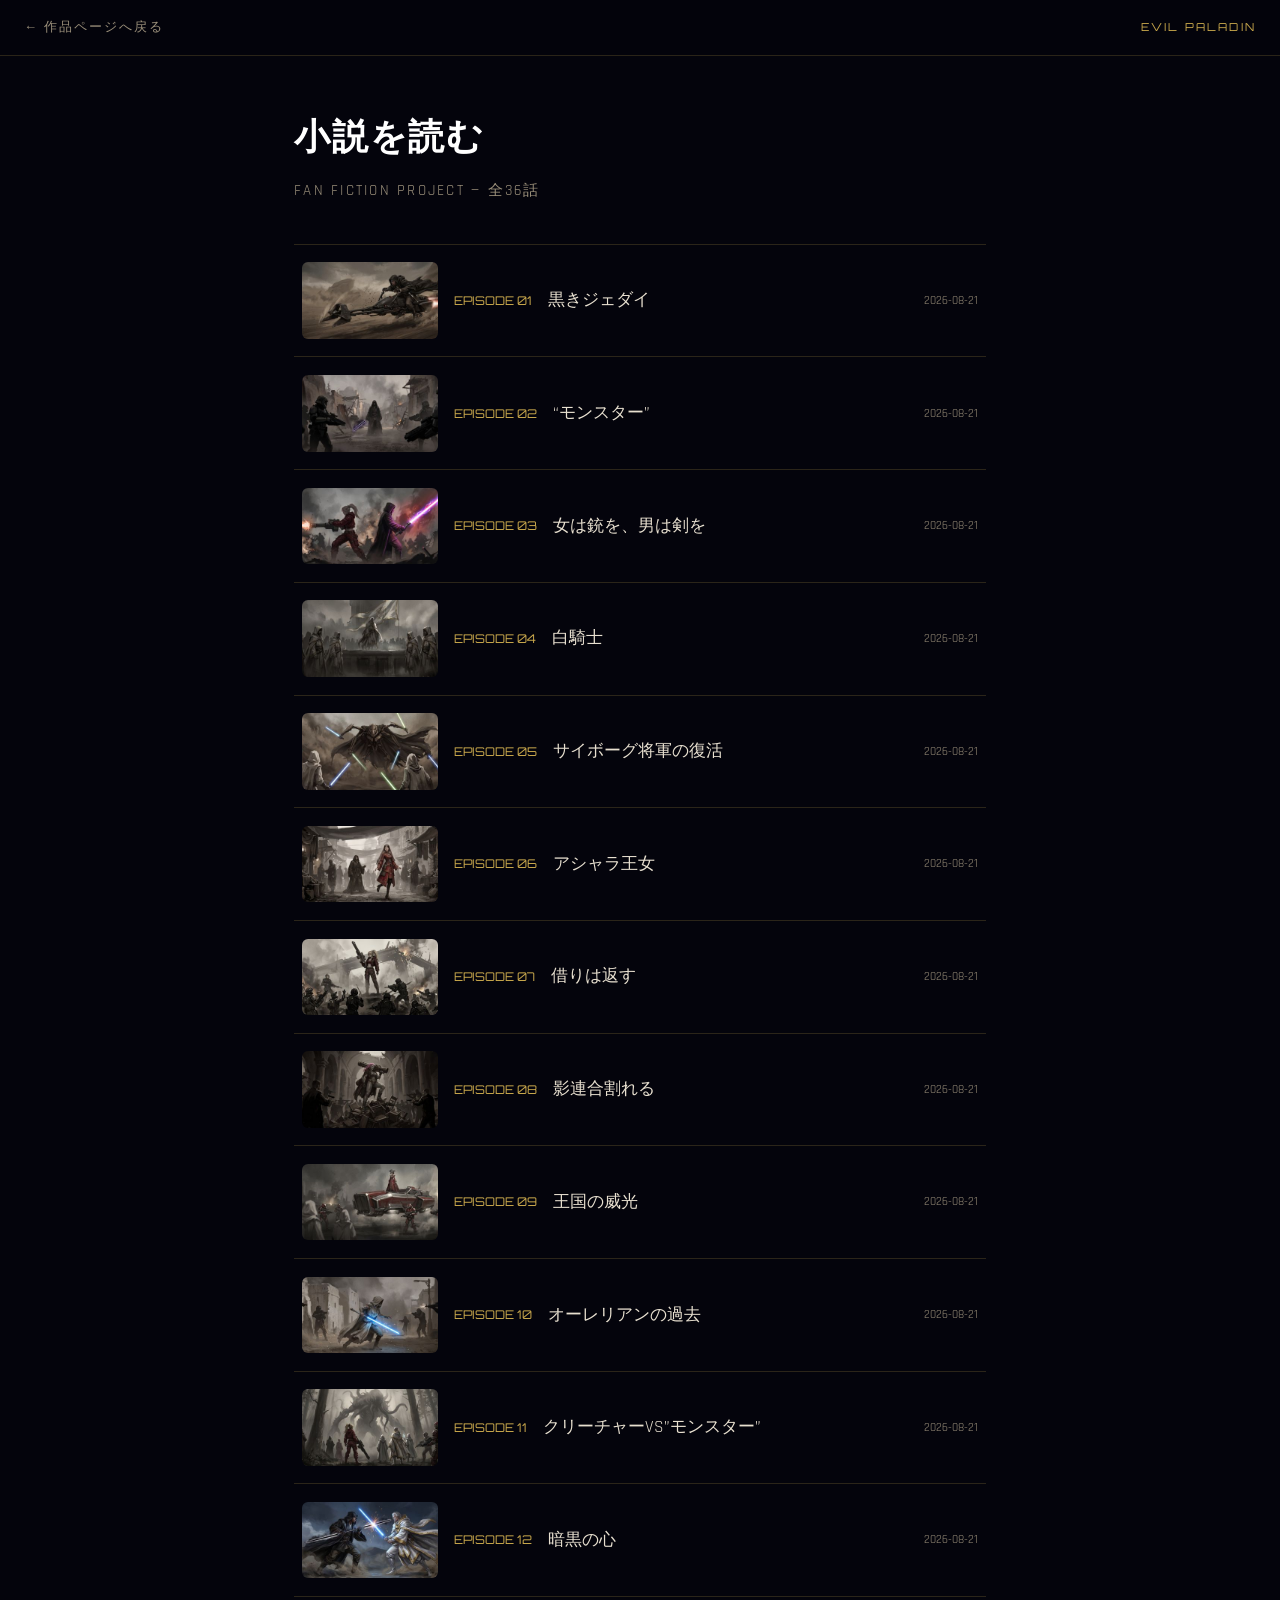
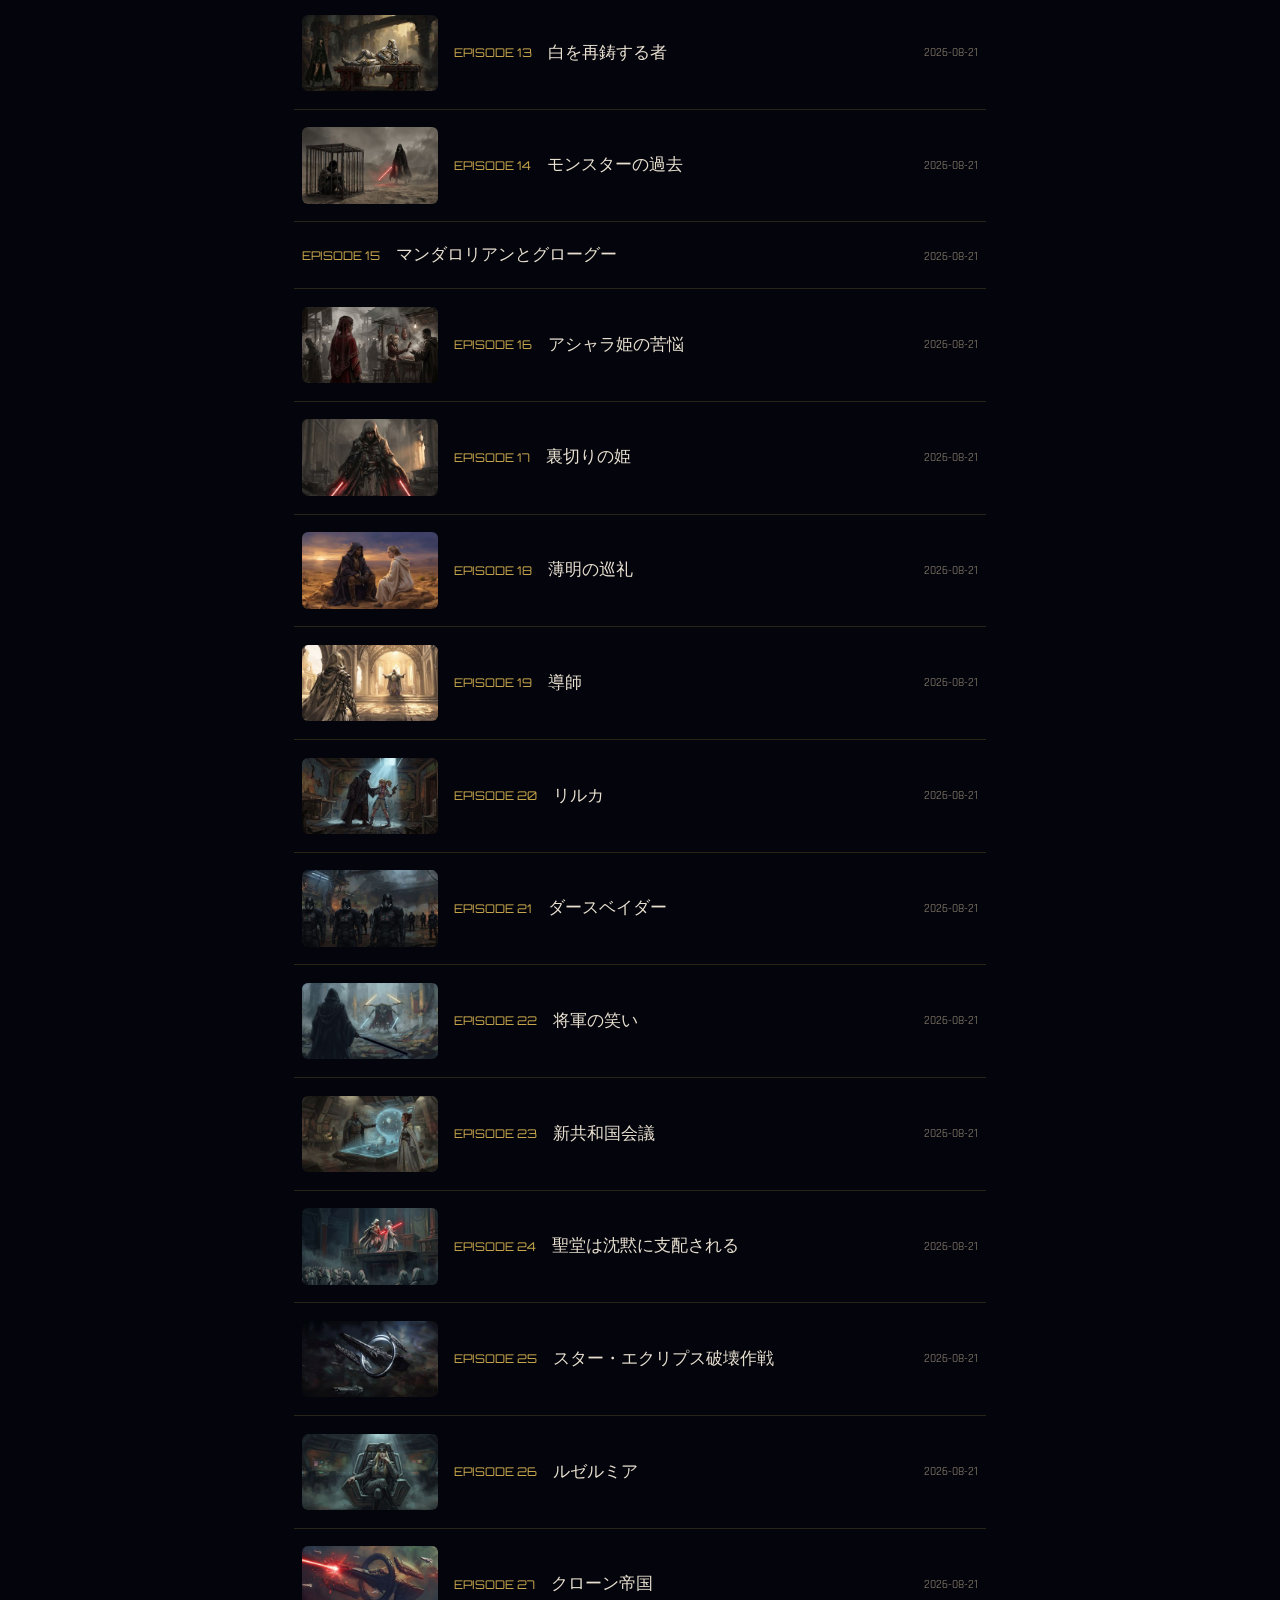
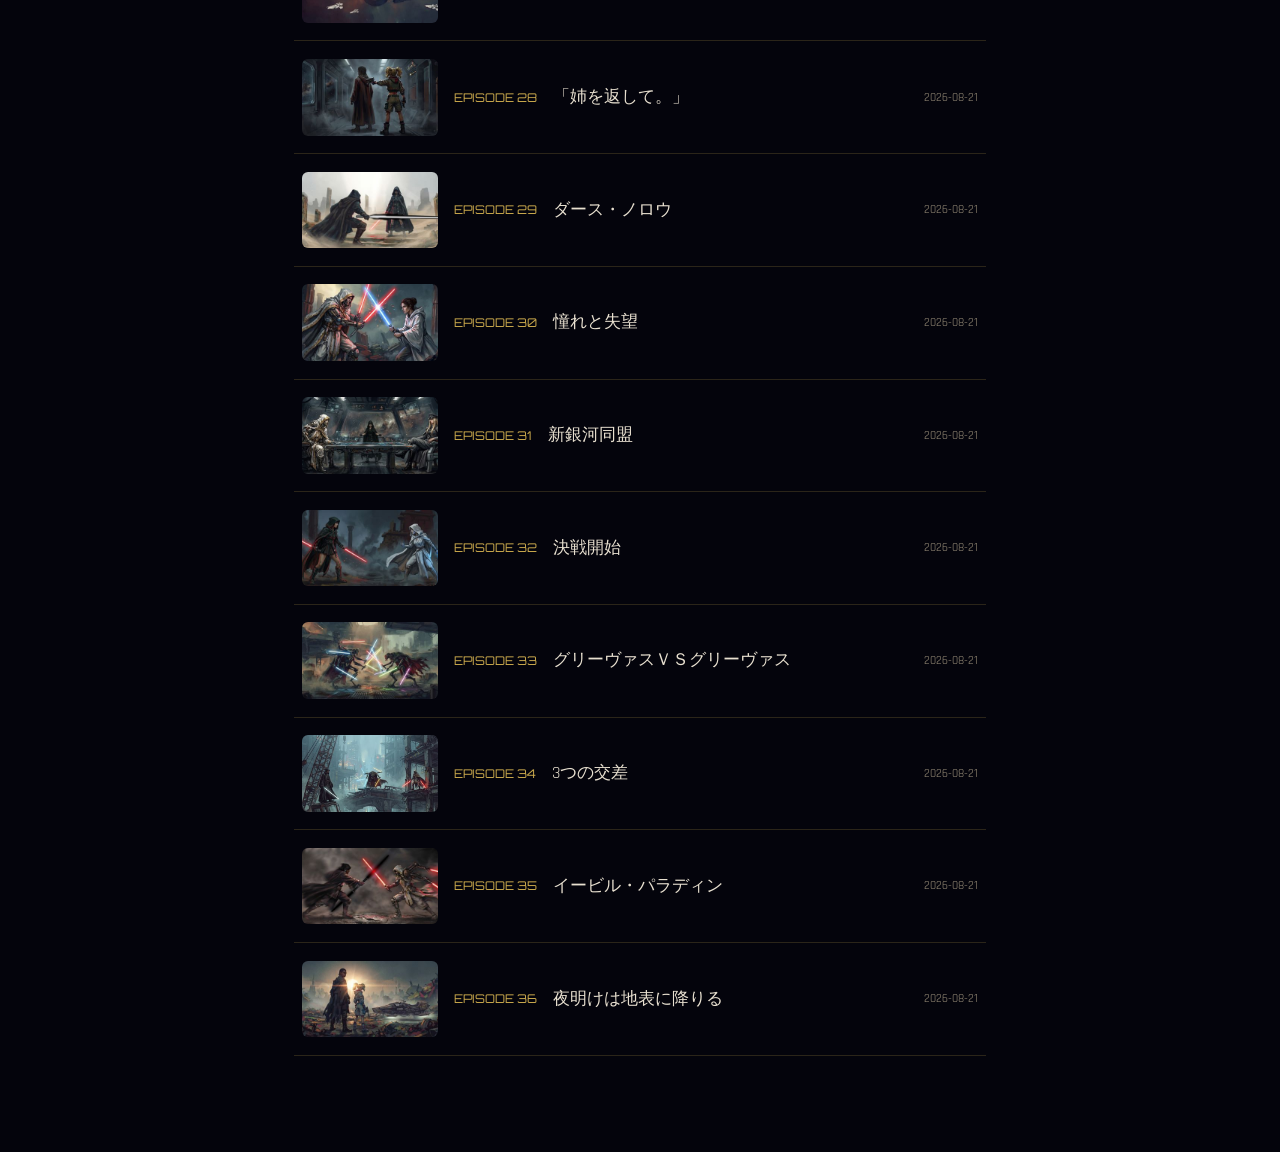
<file: works/star-wars-evil-paladin/novel/index.html>
<!DOCTYPE html>
<html lang="ja">
<head>
<meta charset="UTF-8">
<meta name="viewport" content="width=device-width, initial-scale=1.0">
<title>小説を読む — STAR WARS: EVIL PALADIN</title>
<link href="https://fonts.googleapis.com/css2?family=Orbitron:wght@500;700;900&family=Rajdhani:wght@300;400;600&display=swap" rel="stylesheet">
<style>
:root{
  --gold:#c9a84c;--gold-dim:#8a6a2a;
  --text:#e8e0d0;--text-dim:#9a8f7a;
  --surface:#0a0a14;--surface2:#0f0f1e;--surface3:#141428;
  --border:rgba(201,168,76,0.2);
}
*{margin:0;padding:0;box-sizing:border-box}
html{scroll-behavior:smooth}
body{background:#04040c;color:var(--text);font-family:'Rajdhani',sans-serif;font-size:16px;line-height:1.8;}
a{color:var(--gold);}
.wrap{max-width:740px;margin:0 auto;padding:6.5rem 1.5rem 6rem;}
header.top{position:fixed;top:0;left:0;right:0;z-index:10;padding:1rem 1.5rem;background:rgba(4,4,12,.92);border-bottom:1px solid var(--border);backdrop-filter:blur(4px);display:flex;align-items:center;justify-content:space-between;}
.top a.back{font-family:'Rajdhani',sans-serif;font-size:13px;letter-spacing:.15em;text-transform:uppercase;color:var(--text-dim);text-decoration:none;}
.top a.back:hover{color:var(--gold);}
.top .worklabel{font-family:'Orbitron',sans-serif;font-size:11px;letter-spacing:.2em;color:var(--gold);text-transform:uppercase;}
h1.pagetitle{font-family:'Orbitron',sans-serif;font-weight:700;font-size:clamp(24px,5vw,36px);color:#fff;margin-bottom:.5rem;letter-spacing:.05em;}
.sub{color:var(--text-dim);margin-bottom:2.5rem;font-size:15px;letter-spacing:.15em;text-transform:uppercase;}
.toc-list{display:flex;flex-direction:column;border-top:1px solid var(--border);}
.toc-item{display:flex;align-items:baseline;gap:1rem;padding:1.1rem .5rem;border-bottom:1px solid var(--border);text-decoration:none;color:var(--text);transition:background .2s;}
.toc-item:hover{background:rgba(201,168,76,.06);}
.toc-num{font-family:'Orbitron',sans-serif;color:var(--gold);font-size:12px;min-width:5.5em;}
.toc-title{flex:1;font-size:17px;}
.toc-date{font-size:12px;color:var(--text-dim);white-space:nowrap;}
.empty{padding:3.5rem 0;text-align:center;color:var(--text-dim);font-size:16px;letter-spacing:.05em;}
.chapter-head{margin-bottom:2.5rem;}
.chapter-num{font-family:'Orbitron',sans-serif;letter-spacing:.3em;font-size:12px;color:var(--gold);text-transform:uppercase;margin-bottom:.6rem;}
.chapter-title{font-family:'Orbitron',sans-serif;font-weight:700;font-size:clamp(20px,4vw,28px);color:#fff;line-height:1.4;}
.chapter-date{font-size:12px;color:var(--text-dim);margin-top:.6rem;}
.chapter-body p{margin-bottom:1.4em;font-size:17px;color:var(--text);}
.chapter-nav{display:flex;justify-content:space-between;gap:1rem;margin-top:3.5rem;padding-top:2rem;border-top:1px solid var(--border);}
.chapter-nav a{font-size:13px;letter-spacing:.05em;color:var(--text-dim);text-decoration:none;border:1px solid var(--border);padding:.8rem 1.1rem;flex:1;text-align:center;transition:all .2s;}
.chapter-nav a:hover{border-color:var(--gold);color:var(--gold);}
.chapter-nav a.disabled{opacity:.25;pointer-events:none;}
.toc-return{display:inline-block;margin-top:2rem;font-size:12px;letter-spacing:.2em;text-transform:uppercase;color:var(--text-dim);text-decoration:none;}
.toc-return:hover{color:var(--gold);}
.toc-item.has-thumb{align-items:center;}
.toc-thumb{flex:none;width:136px;aspect-ratio:16/9;object-fit:cover;border-radius:6px;display:block;background:var(--surface3);}
@media(max-width:560px){.toc-item.has-thumb{flex-wrap:wrap;}.toc-thumb{width:100%;}}
#view-chapter{display:none;}
.chapter-cover{width:100%;border-radius:10px;margin-bottom:2rem;display:block;}
.chapter-body img{max-width:100%;border-radius:10px;margin:1.6em 0;display:block;}
.back-group{display:flex;gap:1.3rem;align-items:center;}
#tocLink{display:none;cursor:pointer;}
</style>
</head>
<body>
<header class="top">
  <div class="back-group">
    <a class="back" href="../index.html">← 作品ページへ戻る</a>
    <a class="back" href="#toc" id="tocLink" onclick="showToc();return false;">小説目次へ戻る</a>
  </div>
  <span class="worklabel">EVIL PALADIN</span>
</header>
<div class="wrap">

  <section id="view-toc">
    <h1 class="pagetitle">小説を読む</h1>
    <p class="sub">Fan Fiction Project — 全36話</p>
    <div class="toc-list" id="tocList"></div>
  </section>

  <section id="view-chapter">
    <div class="chapter-head">
      <div class="chapter-num" id="chNum"></div>
      <h1 class="chapter-title" id="chTitle"></h1>
      <div class="chapter-date" id="chDate"></div>
    </div>
    <div class="chapter-body" id="chBody"></div>
    <div class="chapter-nav">
      <a href="#" id="prevBtn">前の話</a>
      <a href="#" id="nextBtn">次の話</a>
    </div>
    <a href="#toc" class="toc-return">目次に戻る</a>
  </section>

</div>

<script>
let CHAPTERS = [];
const WORK_TITLE = 'STAR WARS: EVIL PALADIN';

function esc(s){
  return String(s).replace(/&/g,'&amp;').replace(/</g,'&lt;').replace(/>/g,'&gt;');
}
function renderBody(text){
  return String(text).split(/\n\s*\n/).map(p => {
    const t = p.trim();
    const m = t.match(/^!\[([^\]]*)\]\(([^)]+)\)$/);
    if(m){ return '<img src="' + esc(m[2]) + '" alt="' + esc(m[1]) + '">'; }
    return '<p>' + esc(t).replace(/\n/g,'<br>') + '</p>';
  }).join('');
}
function thumbSrc(p){
  const i = p.lastIndexOf('/');
  return p.slice(0,i) + '/thumbs/' + p.slice(i+1).replace(/\.[^.]+$/,'') + '.jpg';
}
function renderToc(){
  const list = document.getElementById('tocList');
  const pub = CHAPTERS.filter(c => c.published);
  if(pub.length === 0){
    list.innerHTML = '<div class="empty">只今準備中です。公開され次第、ここに一覧が表示されます。</div>';
    return;
  }
  list.innerHTML = pub.map(c =>
    '<a class="toc-item' + (c.coverImage ? ' has-thumb' : '') + '" href="#ch-' + c.id + '">' +
      (c.coverImage ? '<img class="toc-thumb" loading="lazy" alt="" src="' + esc(thumbSrc(c.coverImage)) + '" data-full="' + esc(c.coverImage) + '" onerror="this.onerror=null;this.src=this.dataset.full">' : '') +
      '<span class="toc-num">EPISODE ' + String(c.id).padStart(2,'0') + '</span>' +
      '<span class="toc-title">' + esc(c.title) + '</span>' +
      '<span class="toc-date">' + esc(c.date || '') + '</span>' +
    '</a>'
  ).join('');
}
function showToc(){
  document.getElementById('view-toc').style.display = '';
  document.getElementById('view-chapter').style.display = 'none';
  document.getElementById('tocLink').style.display = 'none';
  document.title = '小説を読む — ' + WORK_TITLE;
}
function showChapter(id){
  const pub = CHAPTERS.filter(c => c.published);
  const idx = pub.findIndex(c => c.id === id);
  if(idx === -1){ showToc(); return; }
  const c = pub[idx];
  document.getElementById('chNum').textContent = 'EPISODE ' + String(c.id).padStart(2,'0');
  document.getElementById('chTitle').textContent = c.title;
  document.getElementById('chDate').textContent = c.date || '';
  const coverHtml = c.coverImage ? '<img class="chapter-cover" src="' + esc(c.coverImage) + '" alt="">' : '';
  document.getElementById('chBody').innerHTML = coverHtml + renderBody(c.body || '');
  const prev = pub[idx-1], next = pub[idx+1];
  const prevBtn = document.getElementById('prevBtn');
  const nextBtn = document.getElementById('nextBtn');
  if(prev){ prevBtn.href = '#ch-'+prev.id; prevBtn.classList.remove('disabled'); prevBtn.textContent = '← ' + prev.title; }
  else { prevBtn.classList.add('disabled'); prevBtn.textContent = ''; }
  if(next){ nextBtn.href = '#ch-'+next.id; nextBtn.classList.remove('disabled'); nextBtn.textContent = next.title + ' →'; }
  else { nextBtn.classList.add('disabled'); nextBtn.textContent = ''; }
  document.getElementById('view-toc').style.display = 'none';
  document.getElementById('view-chapter').style.display = 'block';
  document.getElementById('tocLink').style.display = 'inline';
  document.title = c.title + ' — ' + WORK_TITLE;
  window.scrollTo(0,0);
}
function route(){
  const m = location.hash.match(/^#ch-(\d+)/);
  if(m){ showChapter(parseInt(m[1],10)); } else { showToc(); }
}
fetch('./chapters.json?t=' + Date.now(), { cache: 'no-store' }).then(r => r.json()).then(data => {
  CHAPTERS = (data.chapters || []).slice().sort((a,b) => a.id - b.id);
  renderToc();
  route();
}).catch(() => {
  document.getElementById('tocList').innerHTML = '<div class="empty">読み込みに失敗しました。時間をおいて再度お試しください。</div>';
});
window.addEventListener('hashchange', route);
</script>
</body>
</html>
</file>
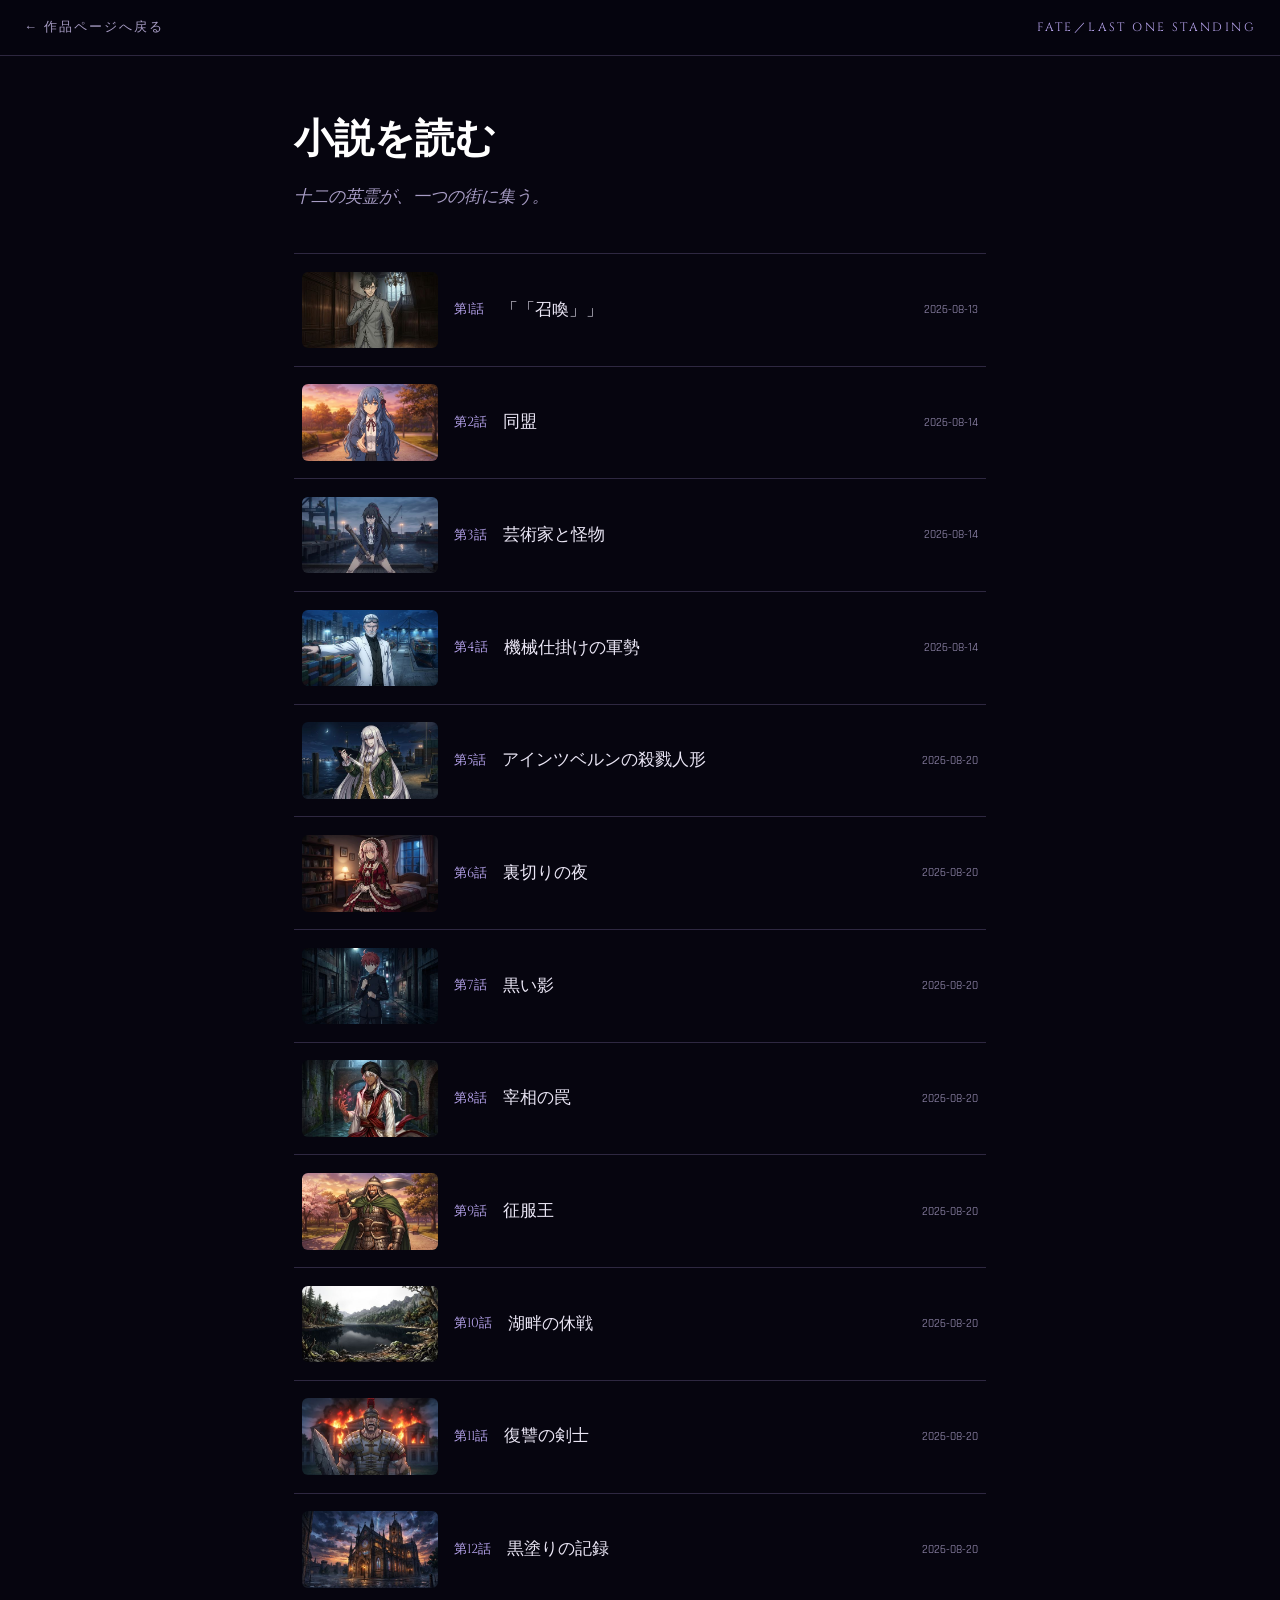
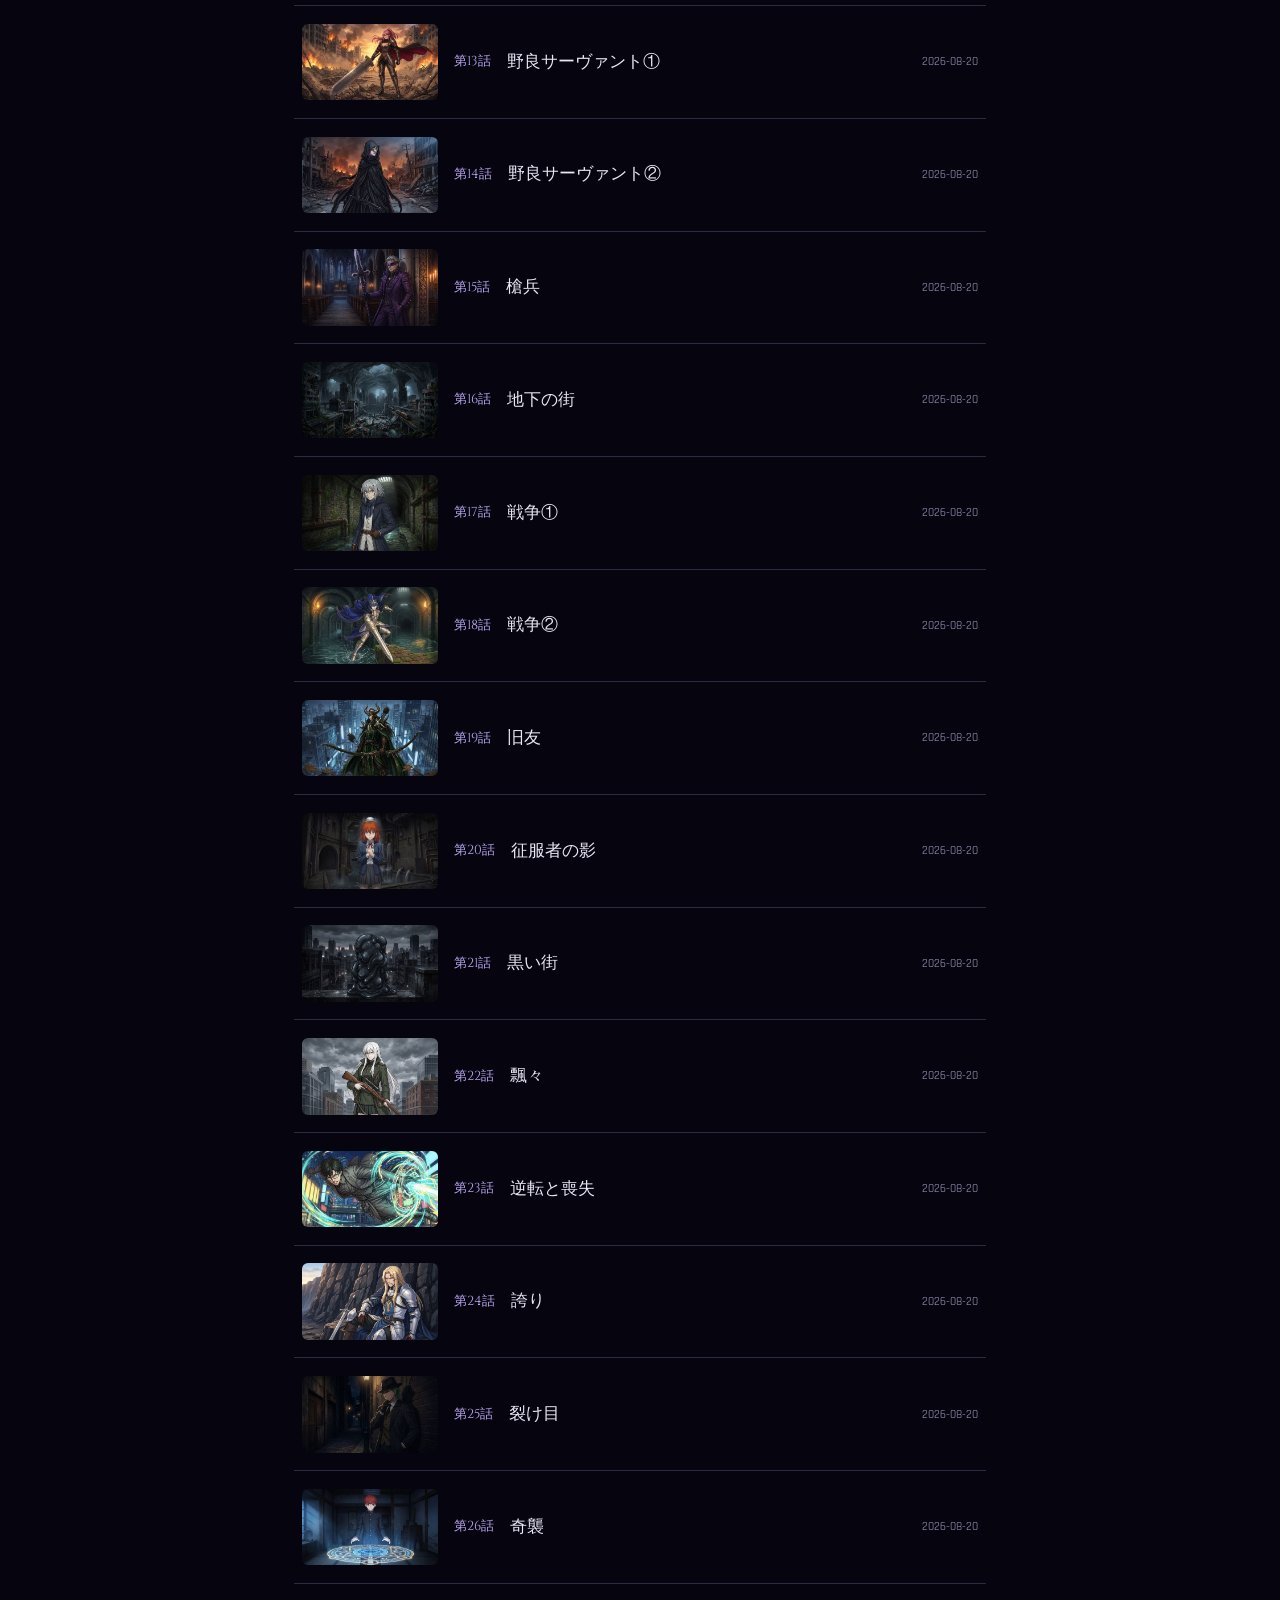
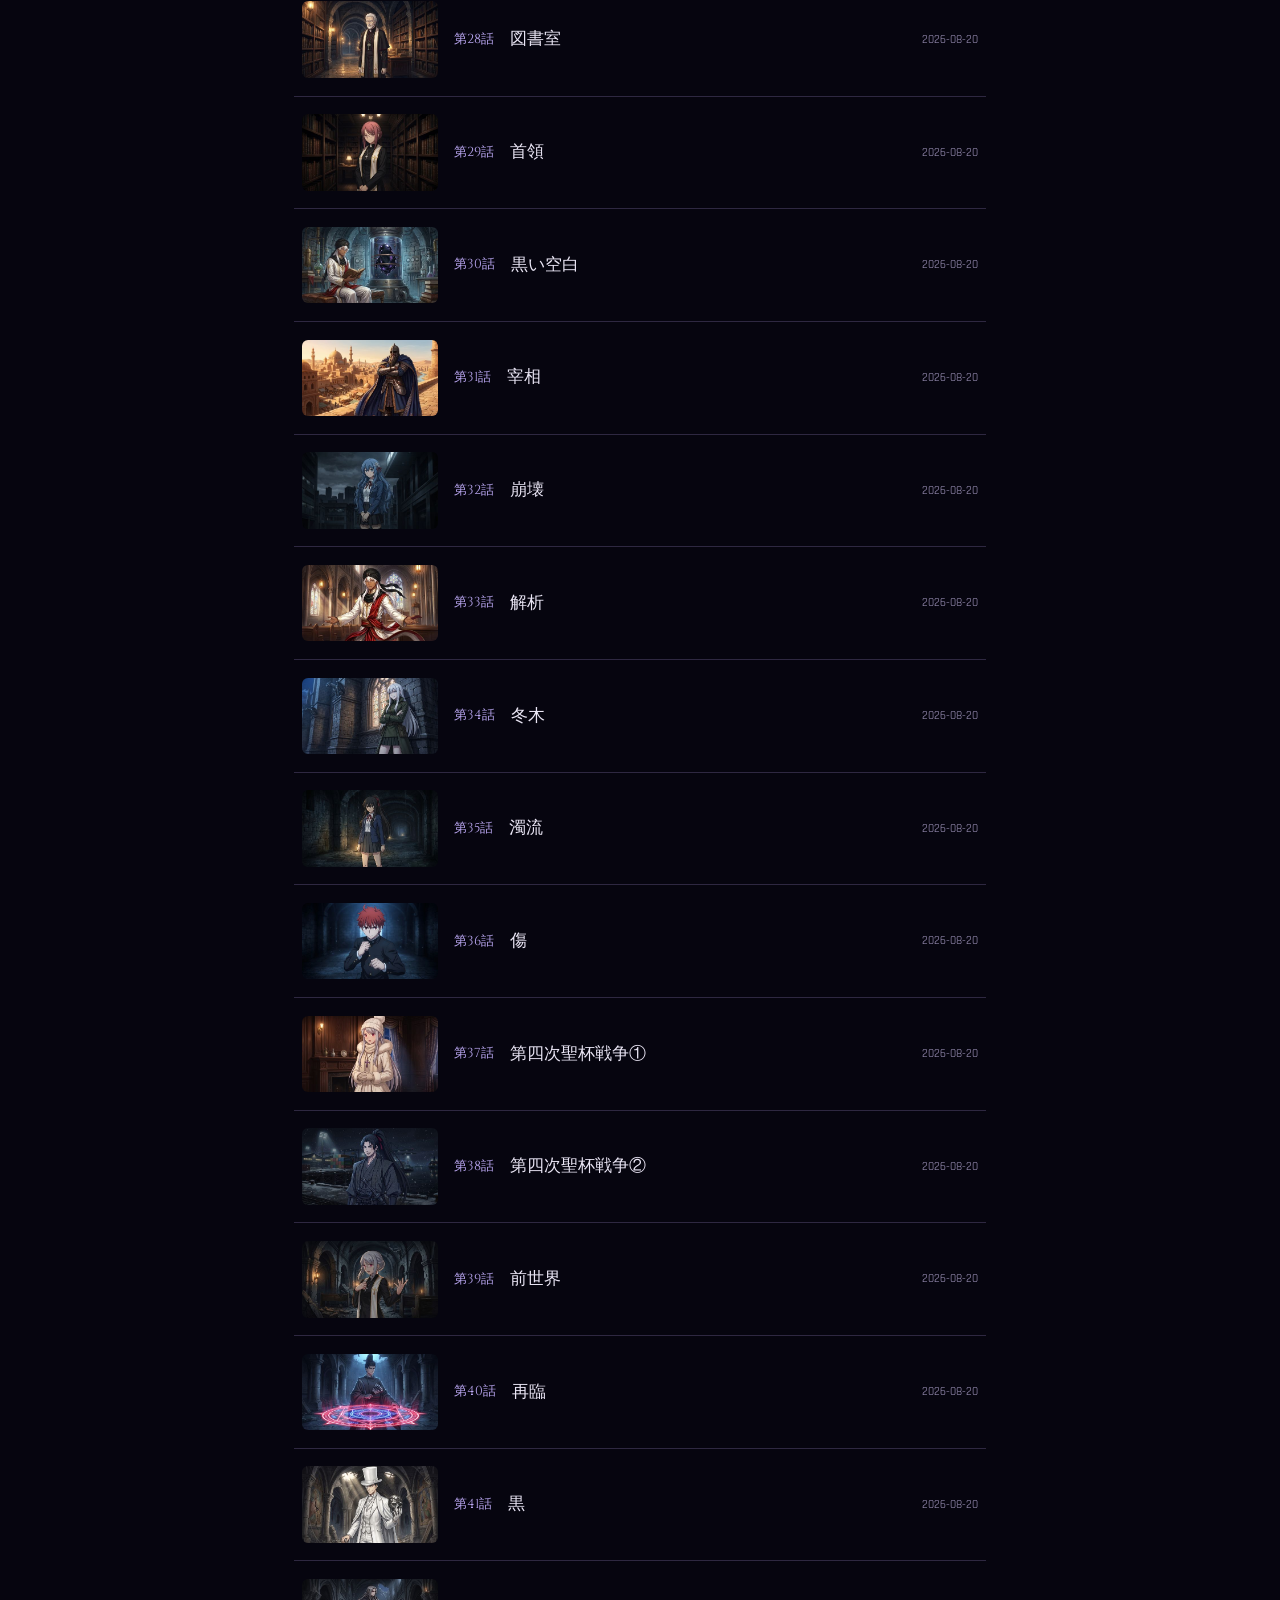
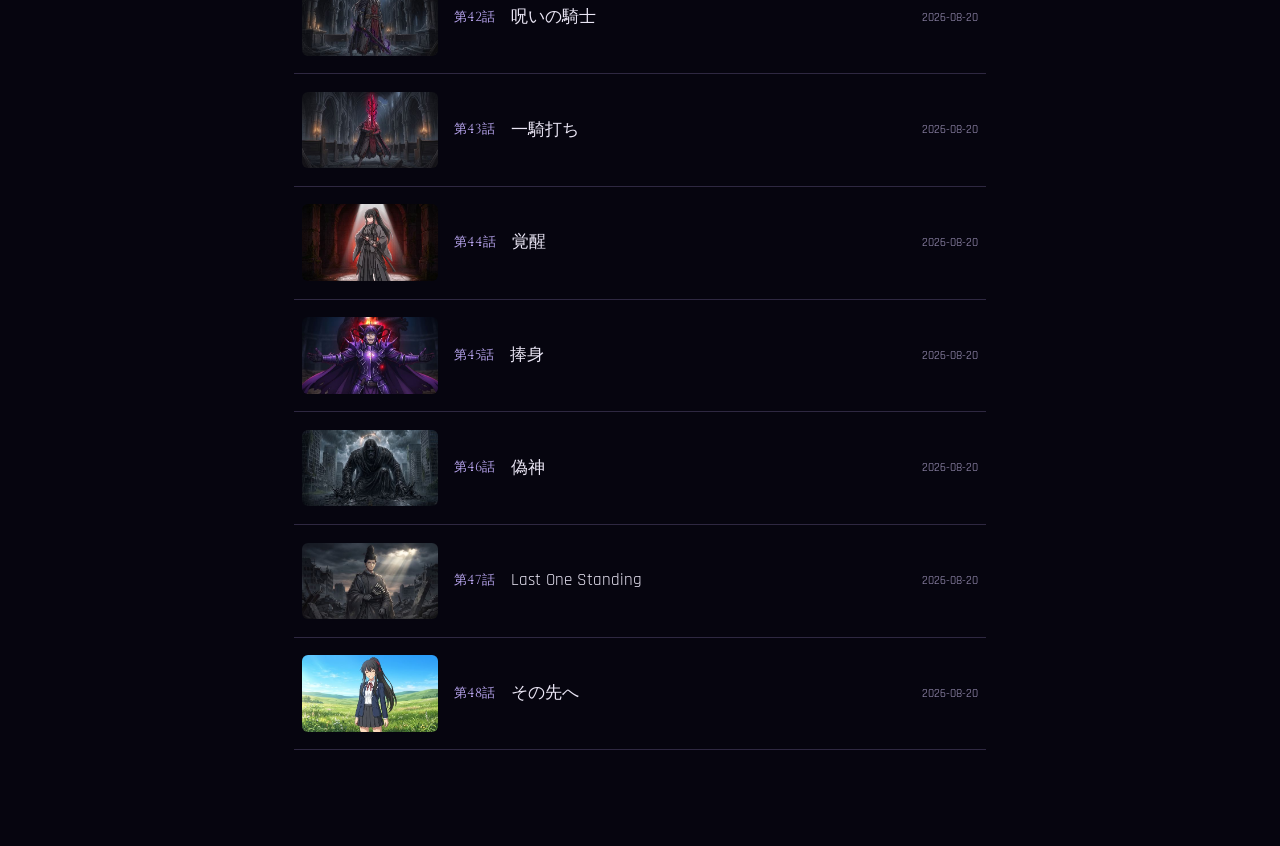
<file: works/fate-no-one-out-of-twelve/fate/novel/index.html>
<!DOCTYPE html>
<html lang="ja">
<head>
<meta charset="UTF-8">
<meta name="viewport" content="width=device-width, initial-scale=1.0">
<title>小説を読む — Fate／Last One Standing</title>
<link href="https://fonts.googleapis.com/css2?family=Cinzel:wght@400;700;900&family=Crimson+Pro:ital,wght@0,300;0,400;1,300&family=Rajdhani:wght@300;400;600&display=swap" rel="stylesheet">
<style>
:root{
  --acc:#b9a6f0;--acc-dim:#8271b8;--acc2:#7fd8e8;
  --text:#eae6f5;--text-dim:#a79cc4;
  --surface:#0a0817;--surface2:#100c1e;--surface3:#161029;
  --border:rgba(185,166,240,0.22);
}
*{margin:0;padding:0;box-sizing:border-box}
html{scroll-behavior:smooth}
body{background:#06050f;color:var(--text);font-family:'Rajdhani',sans-serif;font-size:16px;line-height:1.8;}
a{color:var(--acc2);}
.wrap{max-width:740px;margin:0 auto;padding:6.5rem 1.5rem 6rem;}
header.top{position:fixed;top:0;left:0;right:0;z-index:10;padding:1rem 1.5rem;background:rgba(6,5,15,.92);border-bottom:1px solid var(--border);backdrop-filter:blur(4px);display:flex;align-items:center;justify-content:space-between;}
.top a.back{font-family:'Rajdhani',sans-serif;font-size:13px;letter-spacing:.15em;text-transform:uppercase;color:var(--text-dim);text-decoration:none;}
.top a.back:hover{color:var(--acc);}
.top .worklabel{font-family:'Cinzel',serif;font-size:12px;letter-spacing:.2em;color:var(--acc);text-transform:uppercase;}
h1.pagetitle{font-family:'Cinzel',serif;font-weight:700;font-size:clamp(26px,5vw,40px);color:#fff;margin-bottom:.4rem;}
.sub{color:var(--text-dim);font-family:'Crimson Pro',serif;font-style:italic;margin-bottom:2.5rem;font-size:17px;}
.toc-list{display:flex;flex-direction:column;border-top:1px solid var(--border);}
.toc-item{display:flex;align-items:baseline;gap:1rem;padding:1.1rem .5rem;border-bottom:1px solid var(--border);text-decoration:none;color:var(--text);transition:background .2s;}
.toc-item:hover{background:rgba(185,166,240,.06);}
.toc-num{font-family:'Cinzel',serif;color:var(--acc);font-size:13px;min-width:2.4em;}
.toc-title{flex:1;font-size:17px;}
.toc-date{font-size:12px;color:var(--text-dim);white-space:nowrap;}
.empty{padding:3.5rem 0;text-align:center;color:var(--text-dim);font-family:'Crimson Pro',serif;font-style:italic;font-size:17px;}
.chapter-head{margin-bottom:2.5rem;}
.chapter-num{font-family:'Rajdhani',sans-serif;letter-spacing:.4em;font-size:11px;color:var(--acc);text-transform:uppercase;margin-bottom:.6rem;}
.chapter-title{font-family:'Cinzel',serif;font-weight:700;font-size:clamp(22px,4vw,32px);color:#fff;line-height:1.4;}
.chapter-date{font-size:12px;color:var(--text-dim);margin-top:.6rem;}
.chapter-body p{margin-bottom:1.4em;font-size:17px;color:var(--text);}
.chapter-nav{display:flex;justify-content:space-between;gap:1rem;margin-top:3.5rem;padding-top:2rem;border-top:1px solid var(--border);}
.chapter-nav a{font-size:13px;letter-spacing:.05em;color:var(--text-dim);text-decoration:none;border:1px solid var(--border);padding:.8rem 1.1rem;flex:1;text-align:center;transition:all .2s;}
.chapter-nav a:hover{border-color:var(--acc);color:var(--acc);}
.chapter-nav a.disabled{opacity:.25;pointer-events:none;}
.toc-return{display:inline-block;margin-top:2rem;font-size:12px;letter-spacing:.2em;text-transform:uppercase;color:var(--text-dim);text-decoration:none;}
.toc-return:hover{color:var(--acc);}
.toc-item.has-thumb{align-items:center;}
.toc-thumb{flex:none;width:136px;aspect-ratio:16/9;object-fit:cover;border-radius:6px;display:block;background:var(--surface3);}
@media(max-width:560px){.toc-item.has-thumb{flex-wrap:wrap;}.toc-thumb{width:100%;}}
#view-chapter{display:none;}
.chapter-cover{width:100%;border-radius:10px;margin-bottom:2rem;display:block;}
.chapter-body img{max-width:100%;border-radius:10px;margin:1.6em 0;display:block;}
.back-group{display:flex;gap:1.3rem;align-items:center;}
#tocLink{display:none;cursor:pointer;}
</style>
</head>
<body>
<header class="top">
  <div class="back-group">
    <a class="back" href="../index.html">← 作品ページへ戻る</a>
    <a class="back" href="#toc" id="tocLink" onclick="showToc();return false;">小説目次へ戻る</a>
  </div>
  <span class="worklabel">Fate／Last One Standing</span>
</header>
<div class="wrap">

  <section id="view-toc">
    <h1 class="pagetitle">小説を読む</h1>
    <p class="sub">十二の英霊が、一つの街に集う。</p>
    <div class="toc-list" id="tocList"></div>
  </section>

  <section id="view-chapter">
    <div class="chapter-head">
      <div class="chapter-num" id="chNum"></div>
      <h1 class="chapter-title" id="chTitle"></h1>
      <div class="chapter-date" id="chDate"></div>
    </div>
    <div class="chapter-body" id="chBody"></div>
    <div class="chapter-nav">
      <a href="#" id="prevBtn">前の話</a>
      <a href="#" id="nextBtn">次の話</a>
    </div>
    <a href="#toc" class="toc-return">目次に戻る</a>
  </section>

</div>

<script>
let CHAPTERS = [];
const WORK_TITLE = 'Fate／Last One Standing';

function esc(s){
  return String(s).replace(/&/g,'&amp;').replace(/</g,'&lt;').replace(/>/g,'&gt;');
}
function renderBody(text){
  return String(text).split(/\n\s*\n/).map(p => {
    const t = p.trim();
    const m = t.match(/^!\[([^\]]*)\]\(([^)]+)\)$/);
    if(m){ return '<img src="' + esc(m[2]) + '" alt="' + esc(m[1]) + '">'; }
    return '<p>' + esc(t).replace(/\n/g,'<br>') + '</p>';
  }).join('');
}
function thumbSrc(p){
  const i = p.lastIndexOf('/');
  return p.slice(0,i) + '/thumbs/' + p.slice(i+1).replace(/\.[^.]+$/,'') + '.jpg';
}
function renderToc(){
  const list = document.getElementById('tocList');
  const pub = CHAPTERS.filter(c => c.published);
  if(pub.length === 0){
    list.innerHTML = '<div class="empty">只今準備中です。公開され次第、ここに一覧が表示されます。</div>';
    return;
  }
  list.innerHTML = pub.map(c =>
    '<a class="toc-item' + (c.coverImage ? ' has-thumb' : '') + '" href="#ch-' + c.id + '">' +
      (c.coverImage ? '<img class="toc-thumb" loading="lazy" alt="" src="' + esc(thumbSrc(c.coverImage)) + '" data-full="' + esc(c.coverImage) + '" onerror="this.onerror=null;this.src=this.dataset.full">' : '') +
      '<span class="toc-num">第' + c.id + '話</span>' +
      '<span class="toc-title">' + esc(c.title) + '</span>' +
      '<span class="toc-date">' + esc(c.date || '') + '</span>' +
    '</a>'
  ).join('');
}
function showToc(){
  document.getElementById('view-toc').style.display = '';
  document.getElementById('view-chapter').style.display = 'none';
  document.getElementById('tocLink').style.display = 'none';
  document.title = '小説を読む — ' + WORK_TITLE;
}
function showChapter(id){
  const pub = CHAPTERS.filter(c => c.published);
  const idx = pub.findIndex(c => c.id === id);
  if(idx === -1){ showToc(); return; }
  const c = pub[idx];
  document.getElementById('chNum').textContent = '第' + c.id + '話';
  document.getElementById('chTitle').textContent = c.title;
  document.getElementById('chDate').textContent = c.date || '';
  const coverHtml = c.coverImage ? '<img class="chapter-cover" src="' + esc(c.coverImage) + '" alt="">' : '';
  document.getElementById('chBody').innerHTML = coverHtml + renderBody(c.body || '');
  const prev = pub[idx-1], next = pub[idx+1];
  const prevBtn = document.getElementById('prevBtn');
  const nextBtn = document.getElementById('nextBtn');
  if(prev){ prevBtn.href = '#ch-'+prev.id; prevBtn.classList.remove('disabled'); prevBtn.textContent = '← ' + prev.title; }
  else { prevBtn.classList.add('disabled'); prevBtn.textContent = ''; }
  if(next){ nextBtn.href = '#ch-'+next.id; nextBtn.classList.remove('disabled'); nextBtn.textContent = next.title + ' →'; }
  else { nextBtn.classList.add('disabled'); nextBtn.textContent = ''; }
  document.getElementById('view-toc').style.display = 'none';
  document.getElementById('view-chapter').style.display = 'block';
  document.getElementById('tocLink').style.display = 'inline';
  document.title = c.title + ' — ' + WORK_TITLE;
  window.scrollTo(0,0);
}
function route(){
  const m = location.hash.match(/^#ch-(\d+)/);
  if(m){ showChapter(parseInt(m[1],10)); } else { showToc(); }
}
fetch('./chapters.json?t=' + Date.now(), { cache: 'no-store' }).then(r => r.json()).then(data => {
  CHAPTERS = (data.chapters || []).slice().sort((a,b) => a.id - b.id);
  renderToc();
  route();
}).catch(() => {
  document.getElementById('tocList').innerHTML = '<div class="empty">読み込みに失敗しました。時間をおいて再度お試しください。</div>';
});
window.addEventListener('hashchange', route);
</script>
</body>
</html>
</file>
